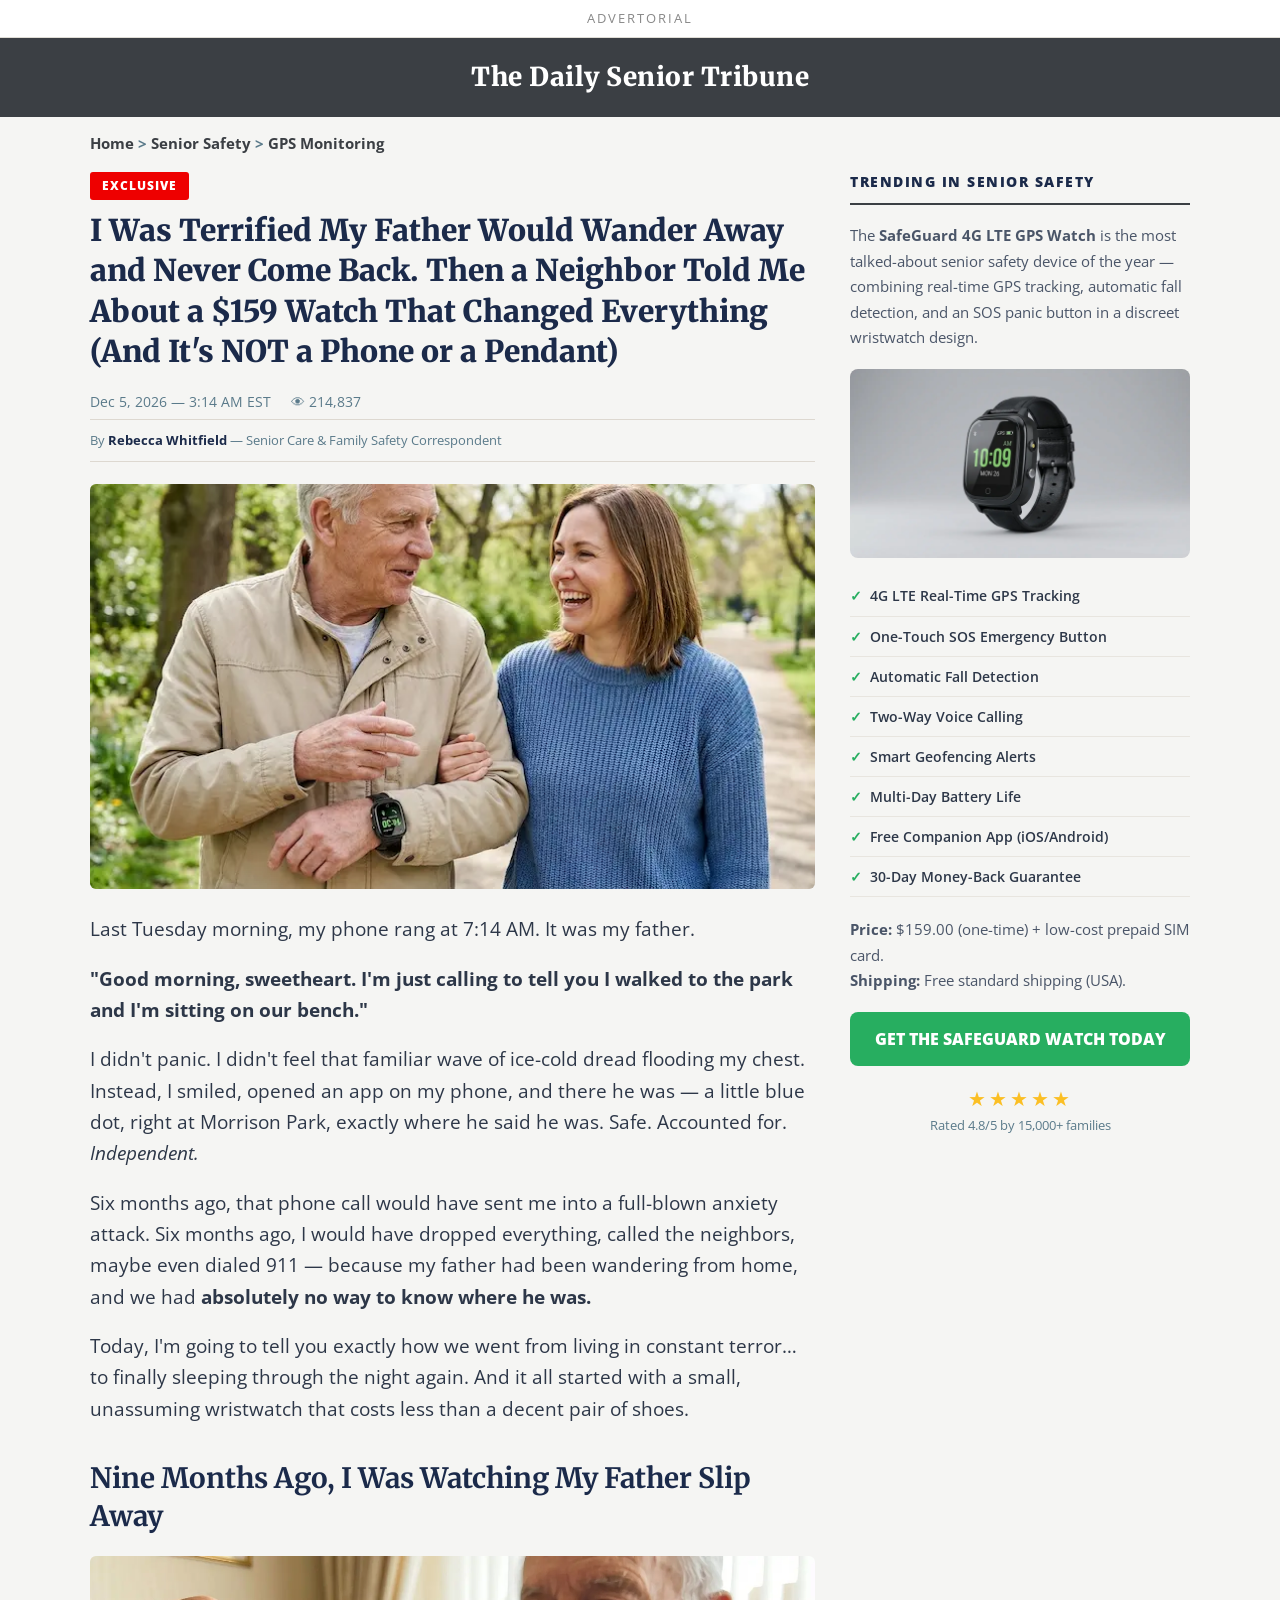
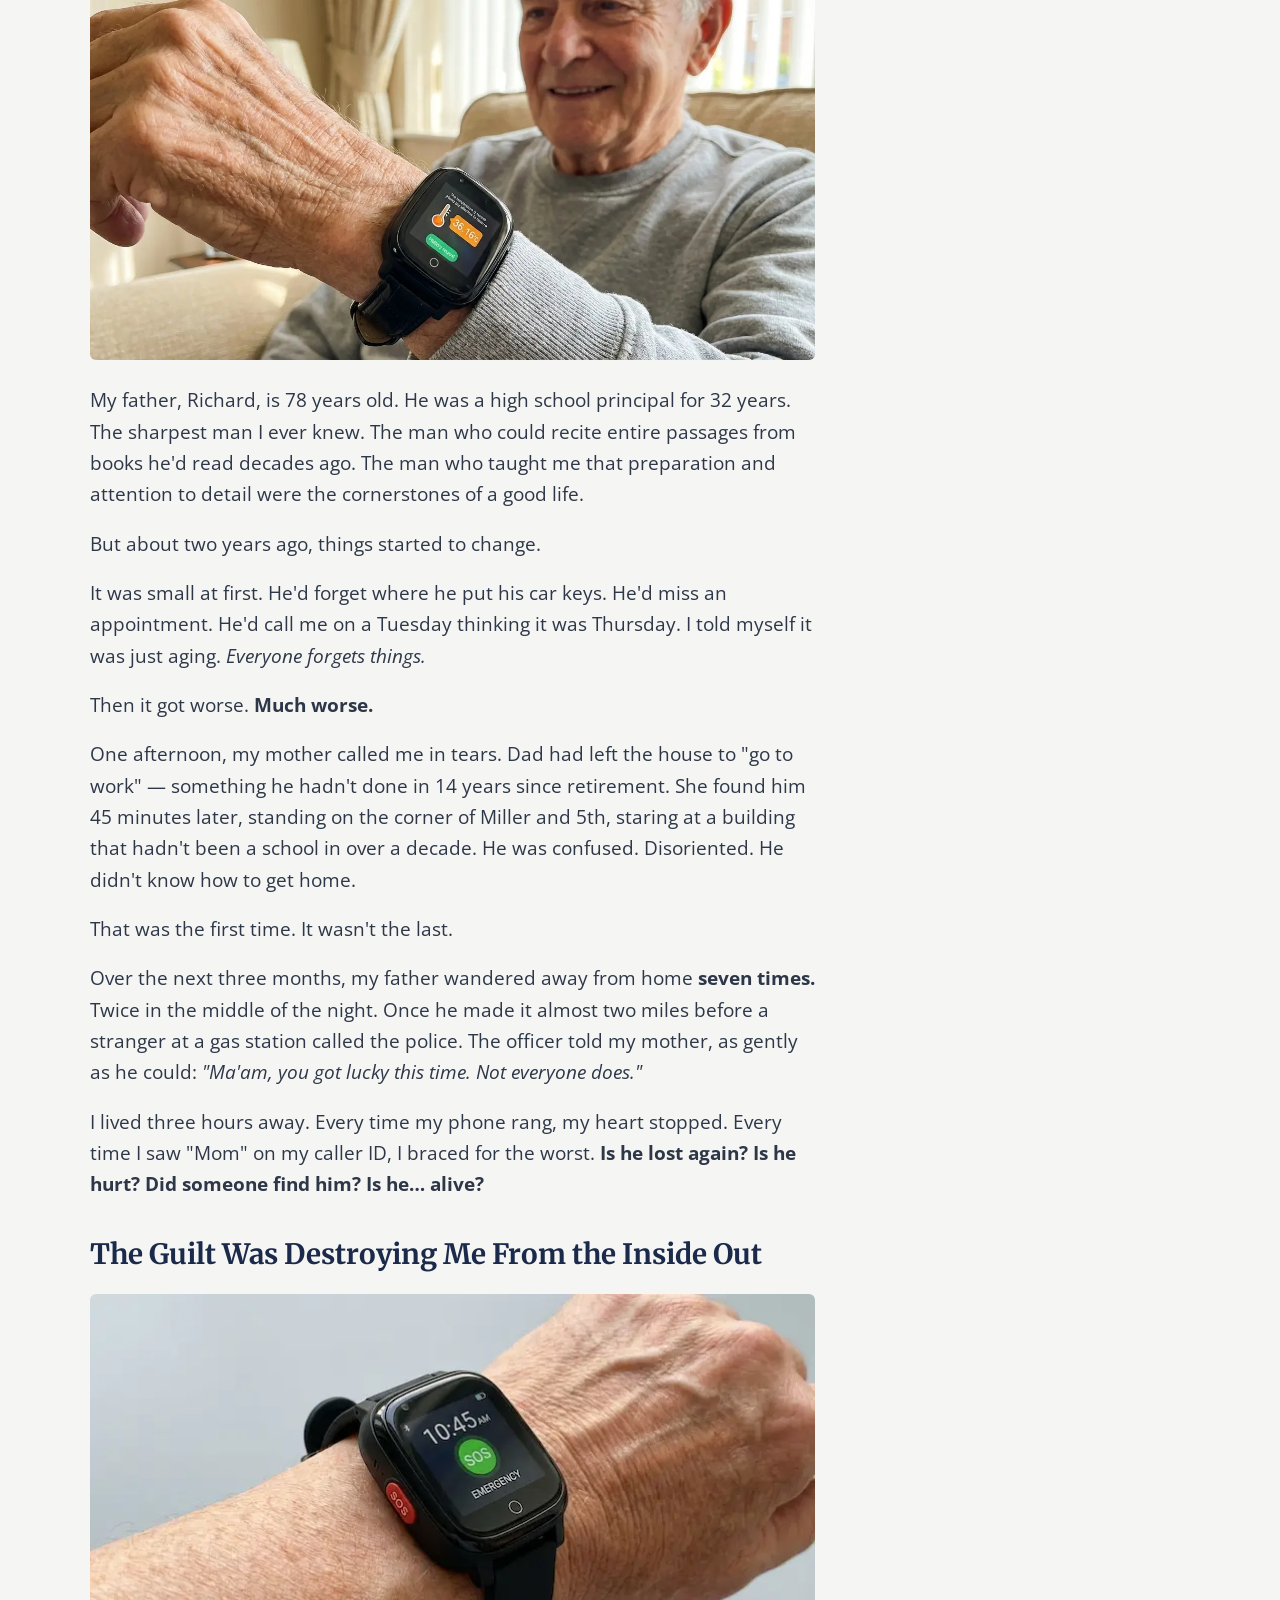
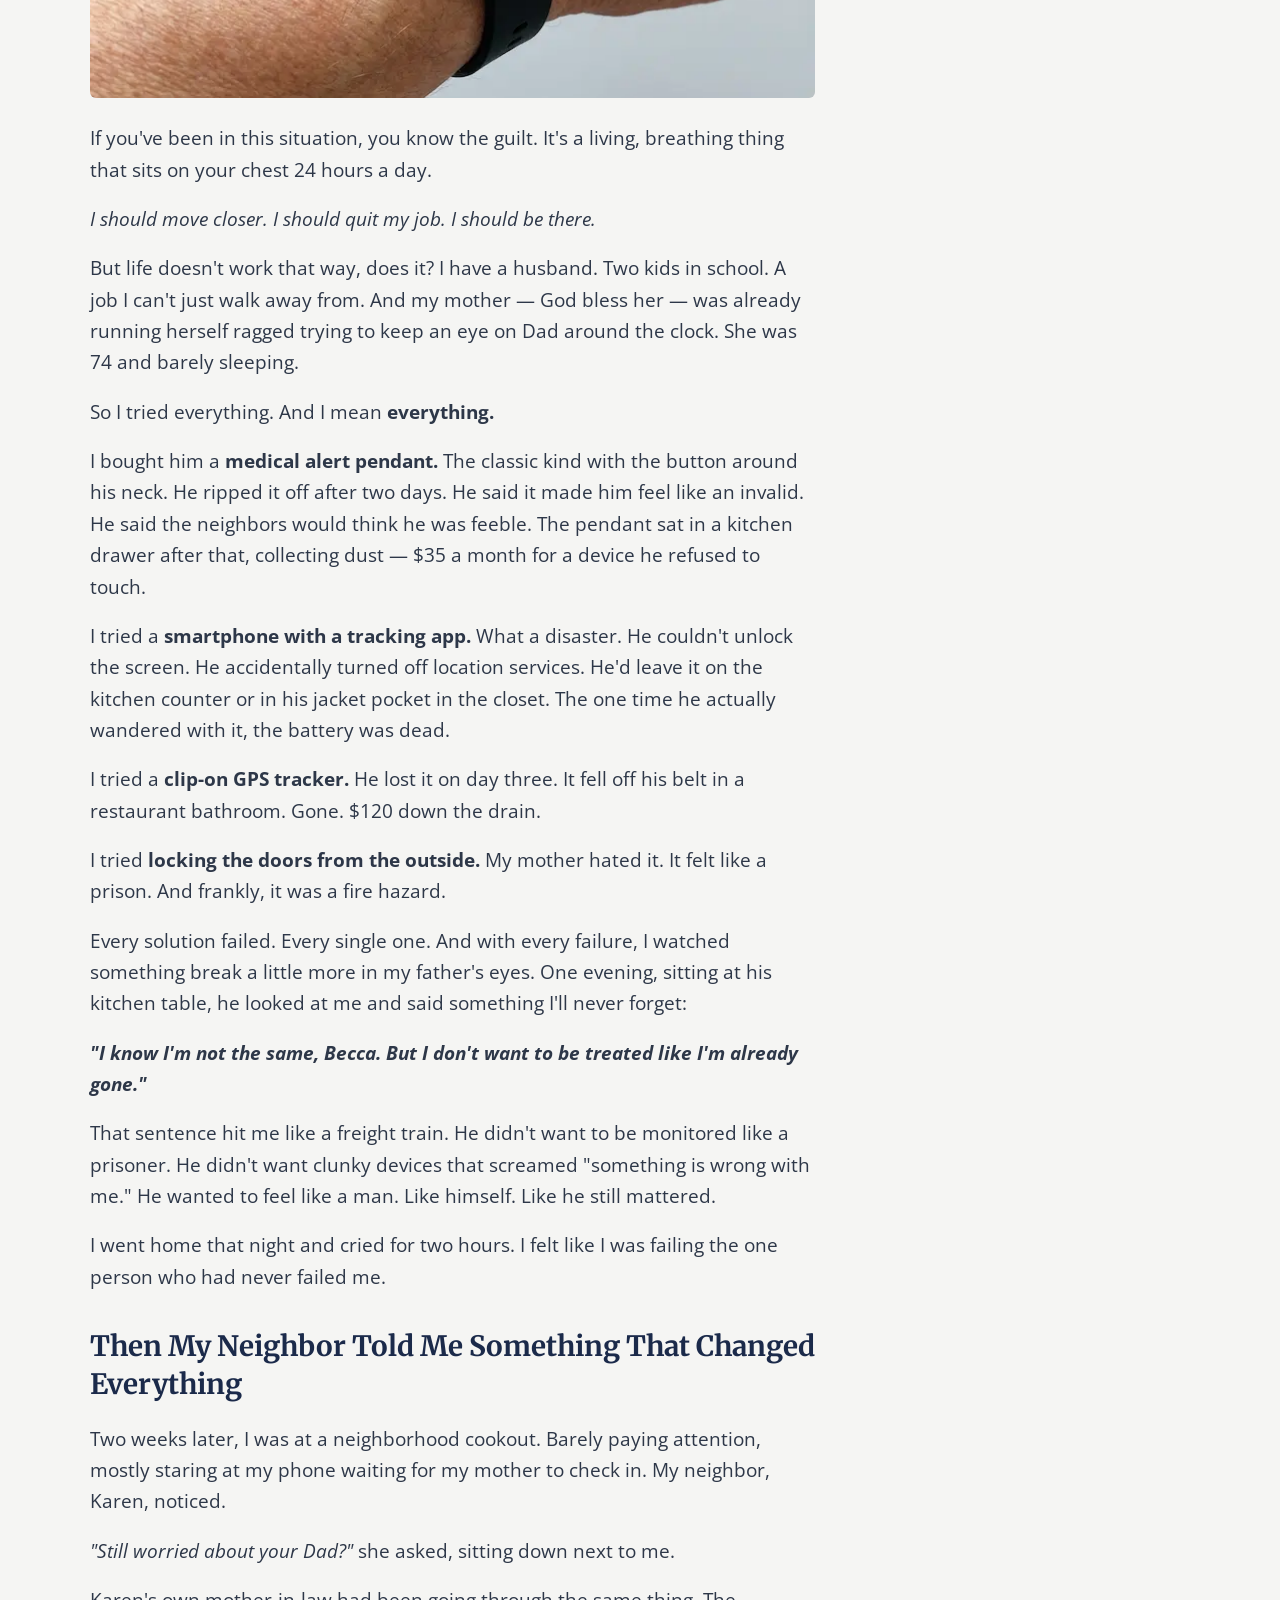
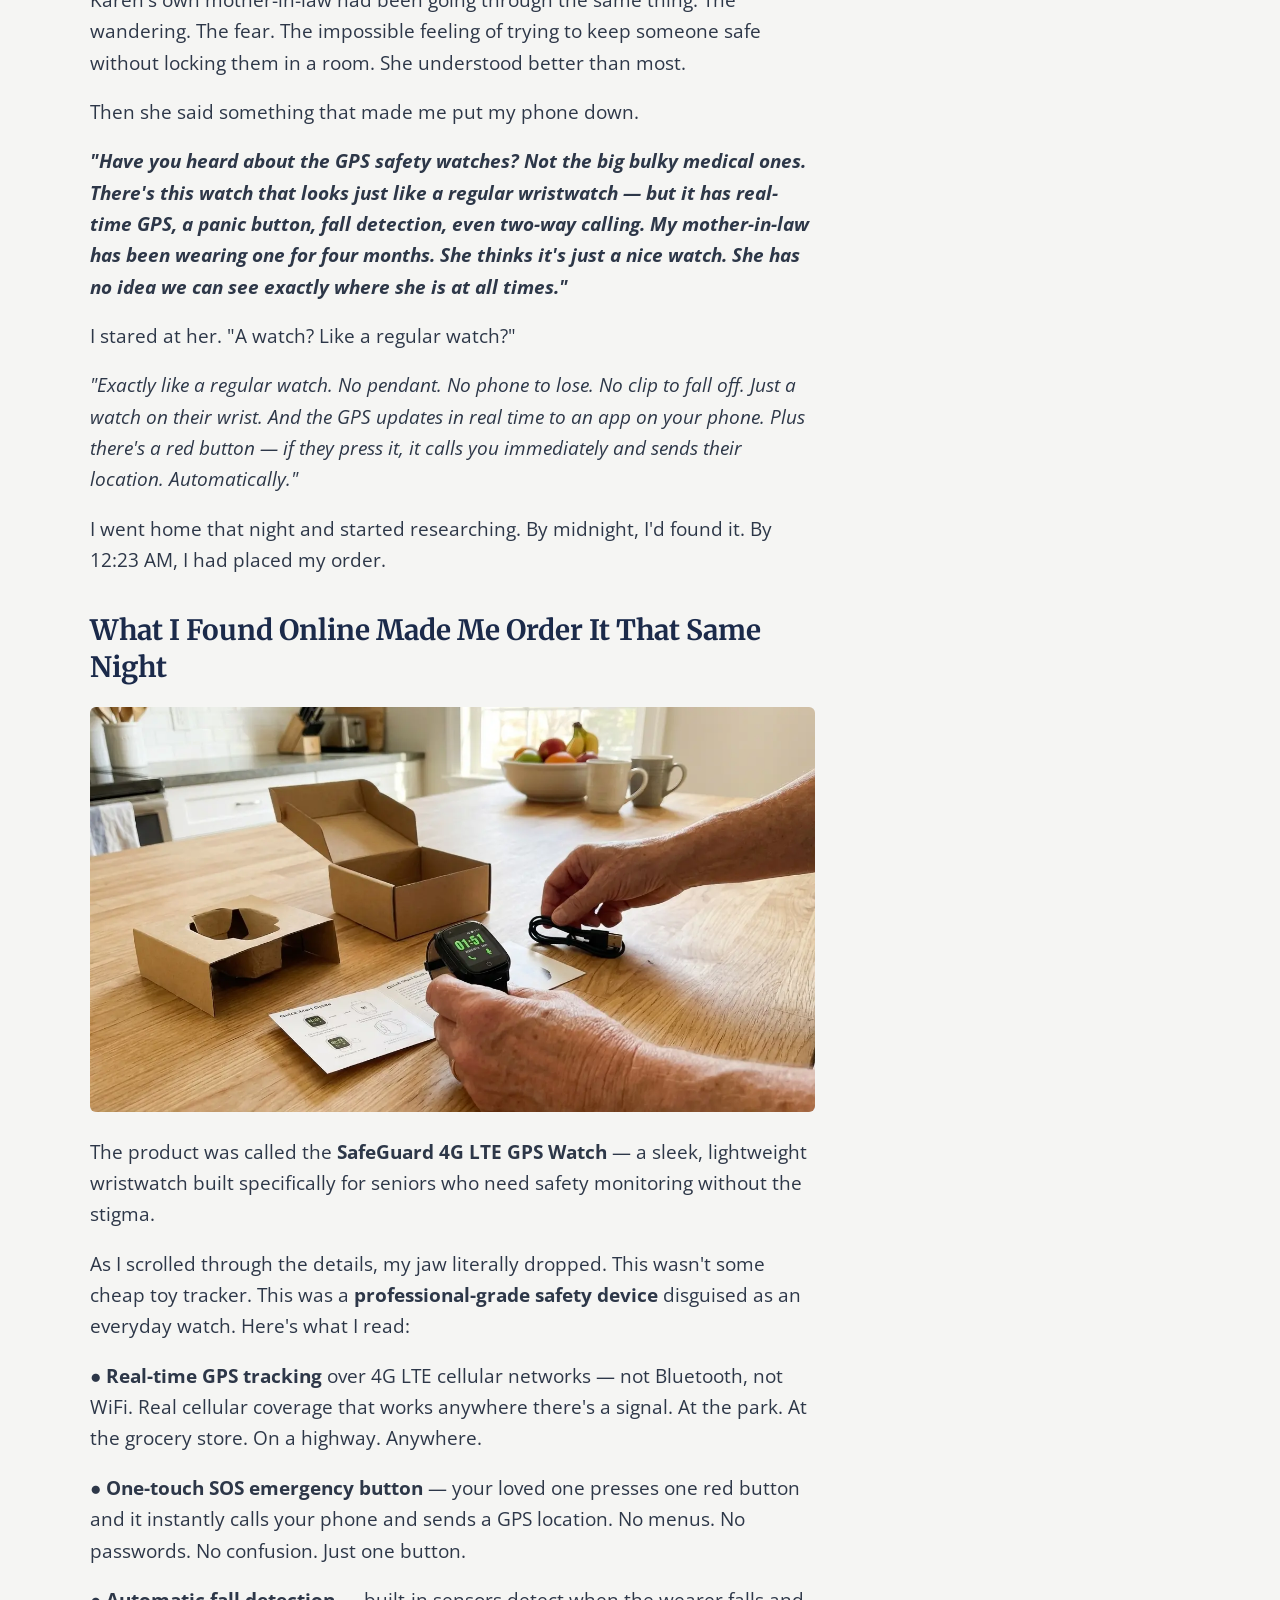
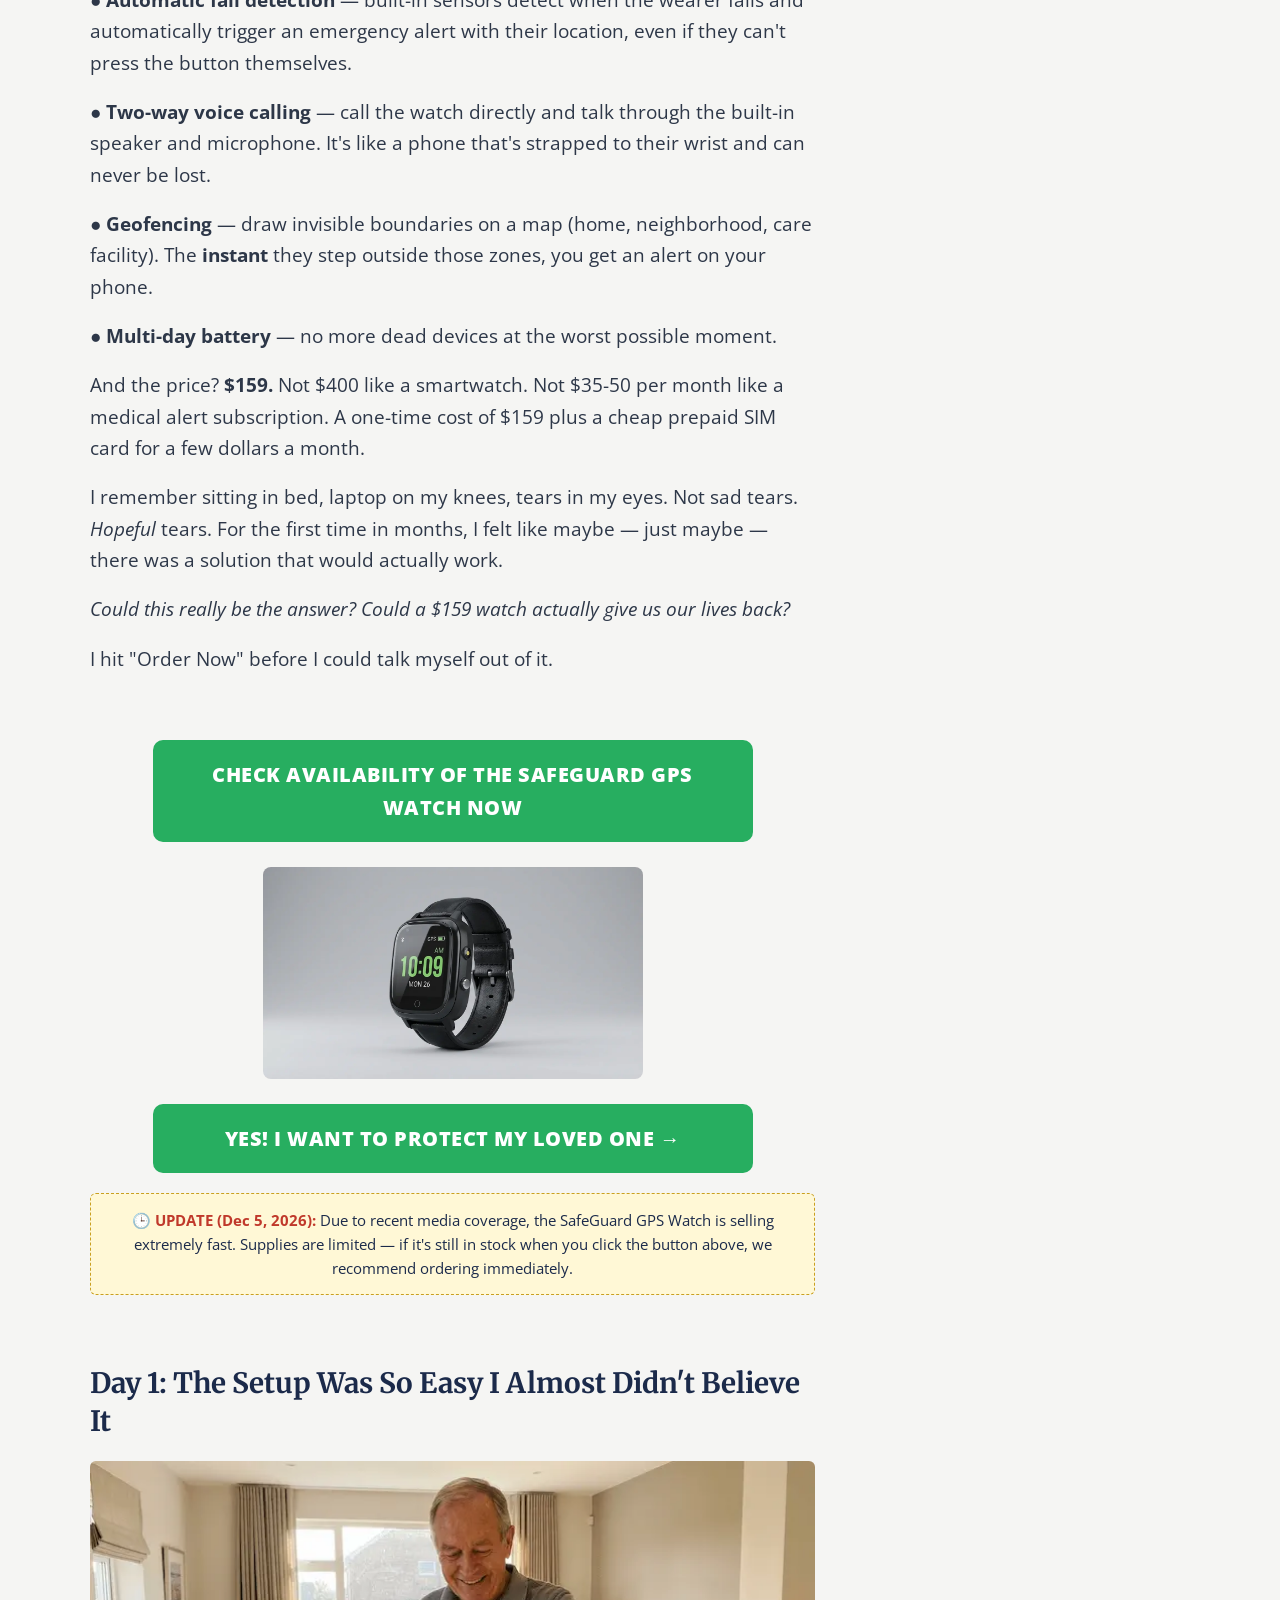
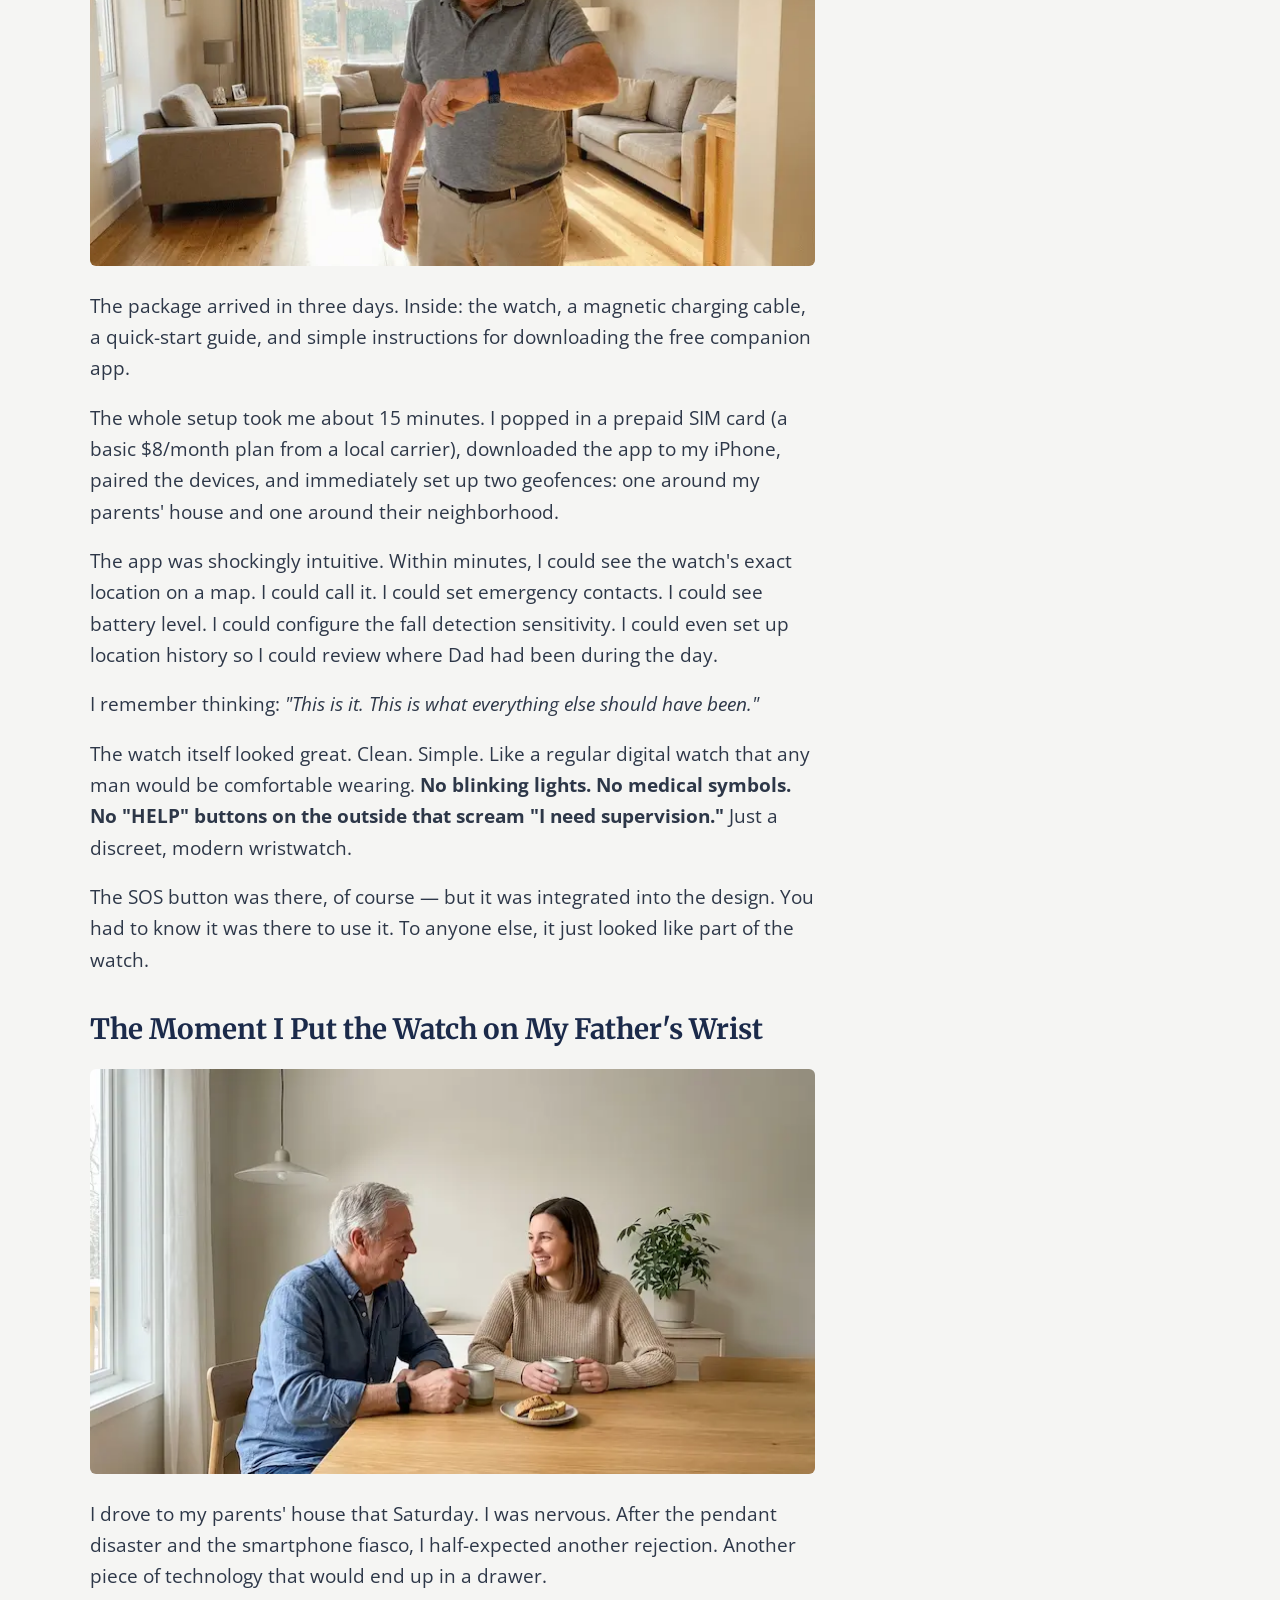
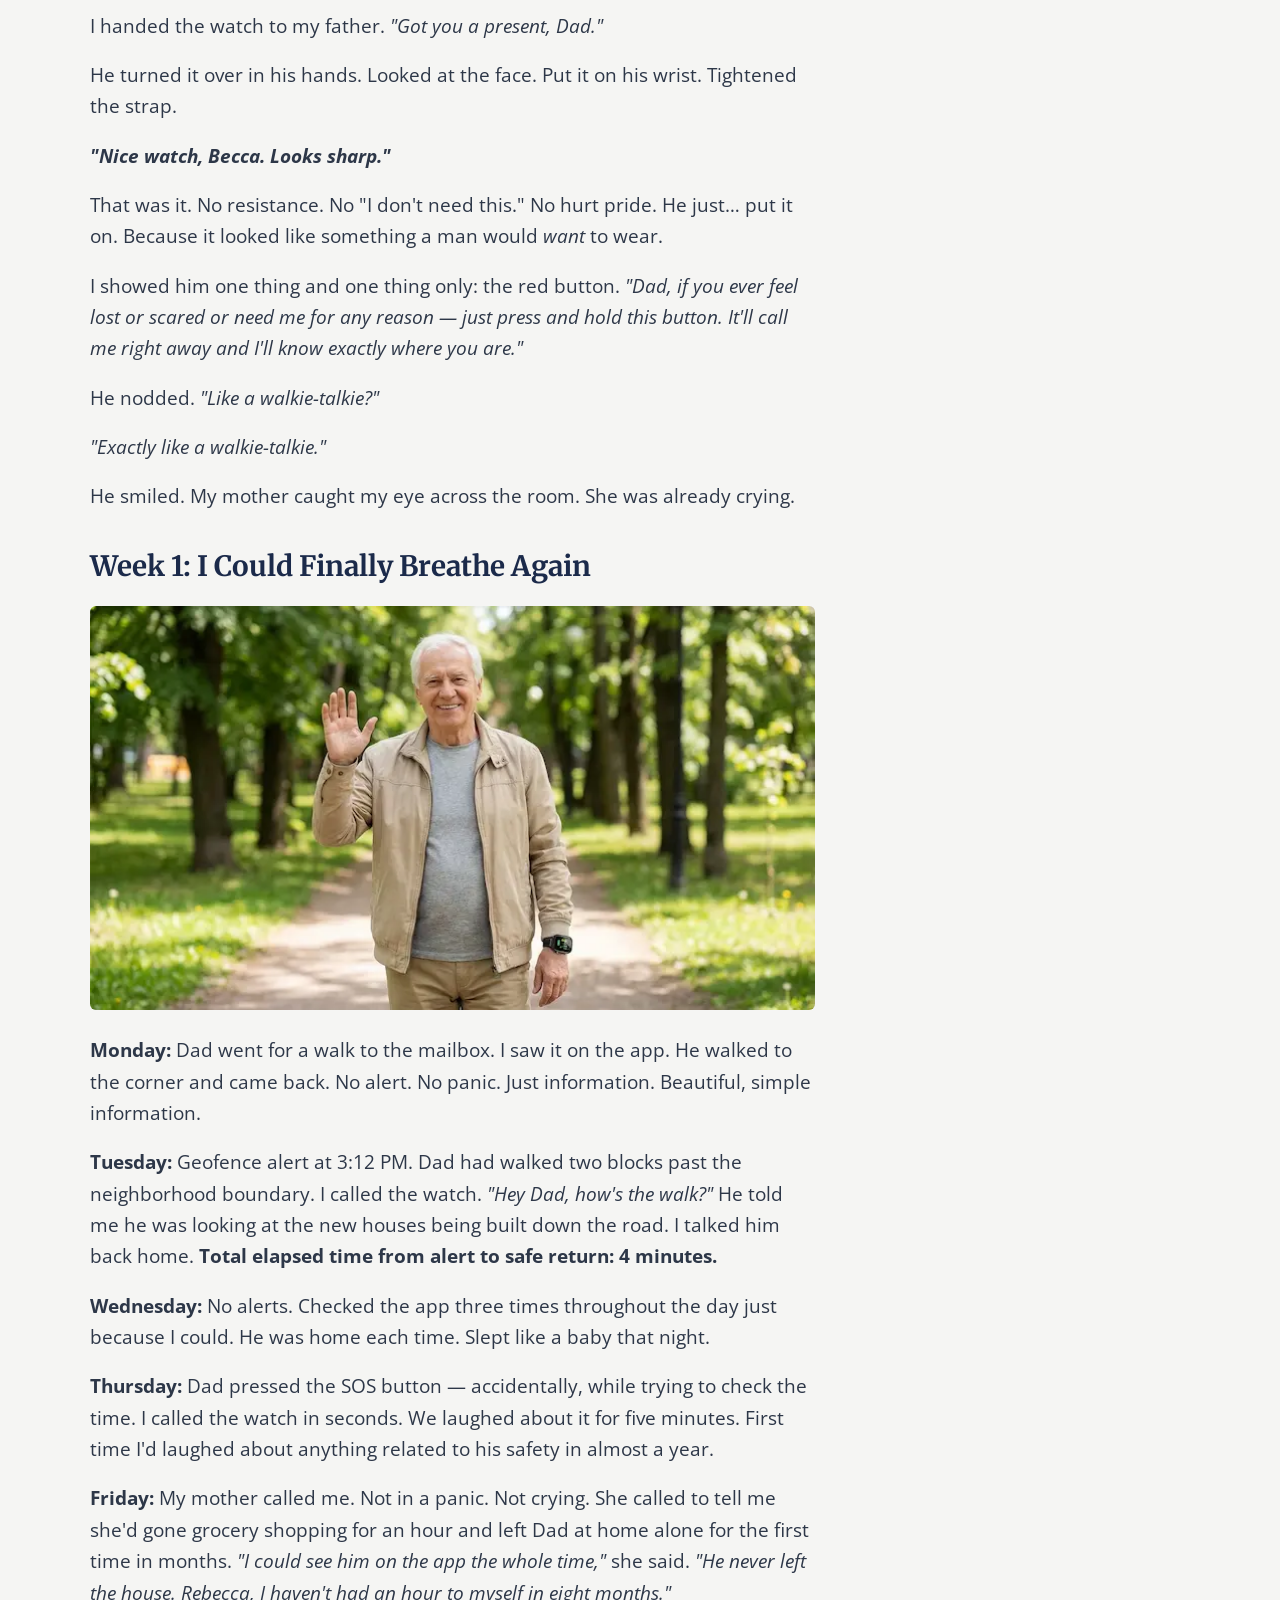
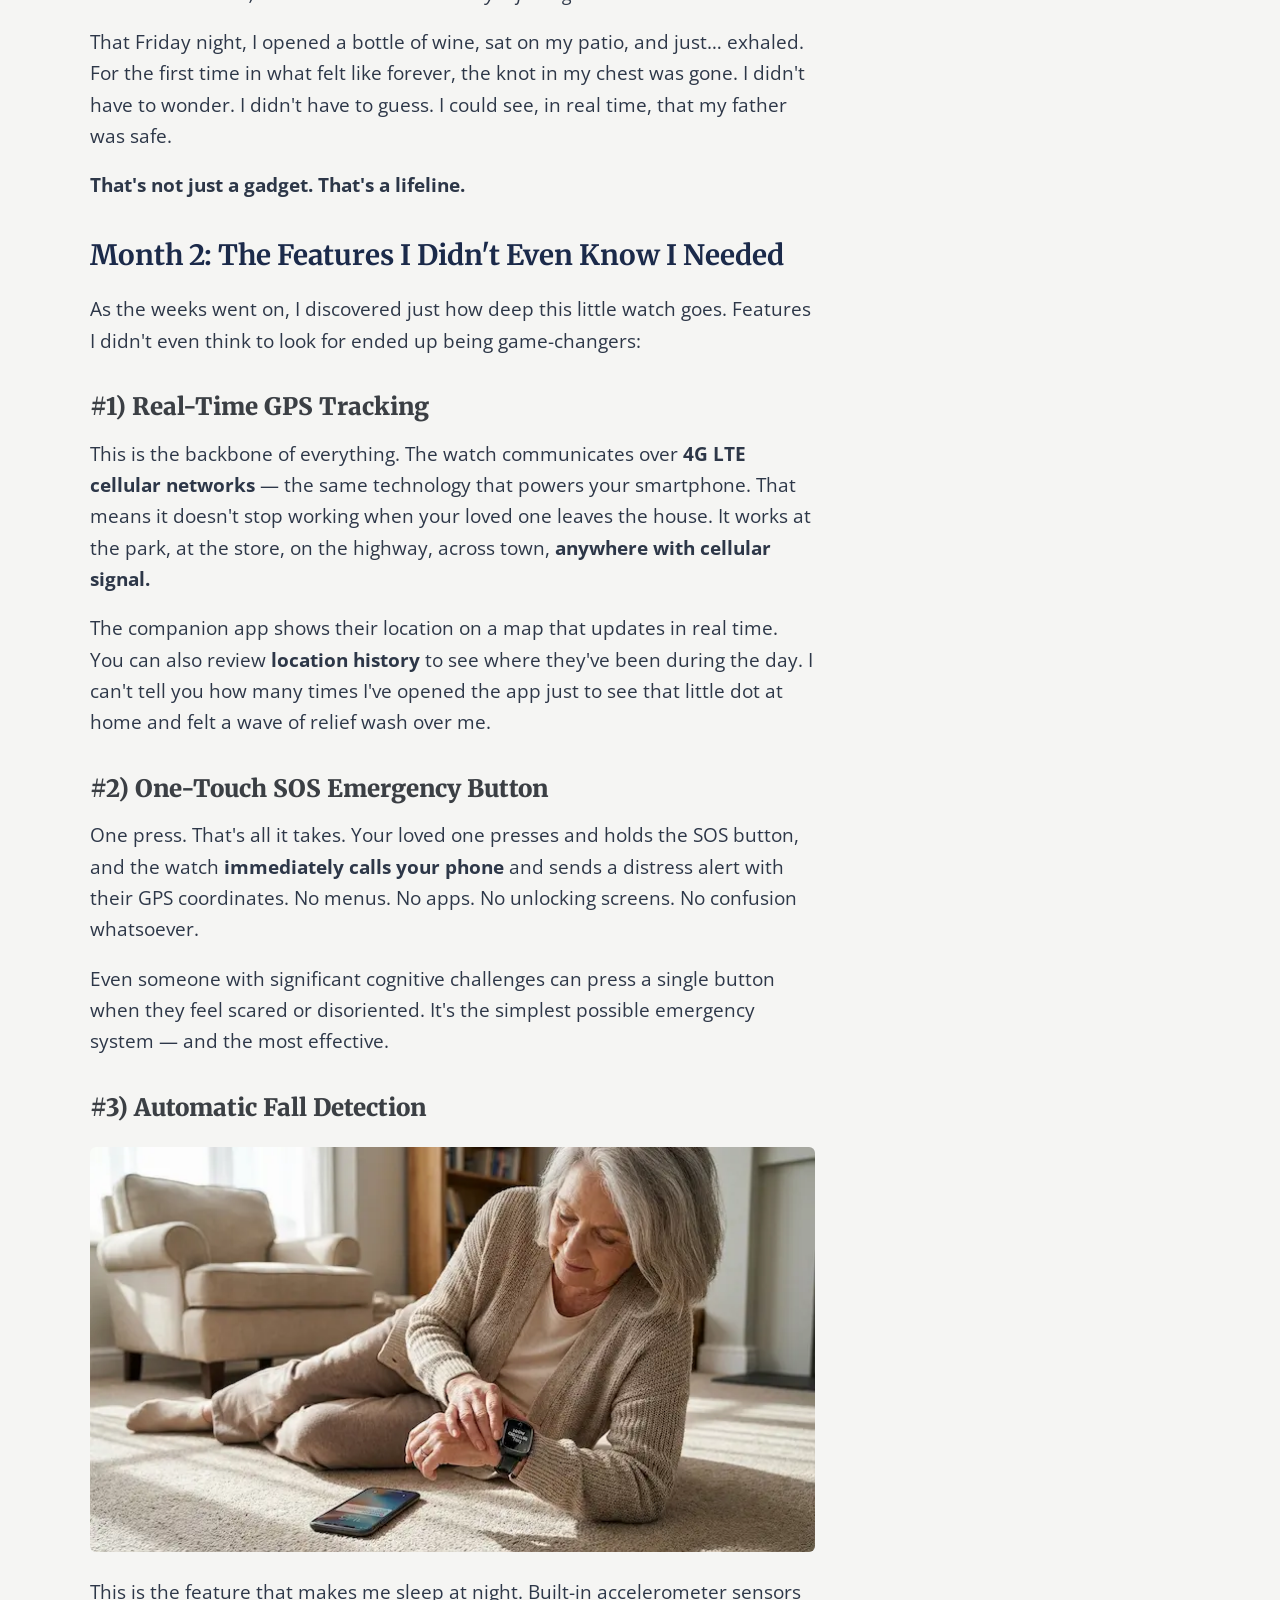
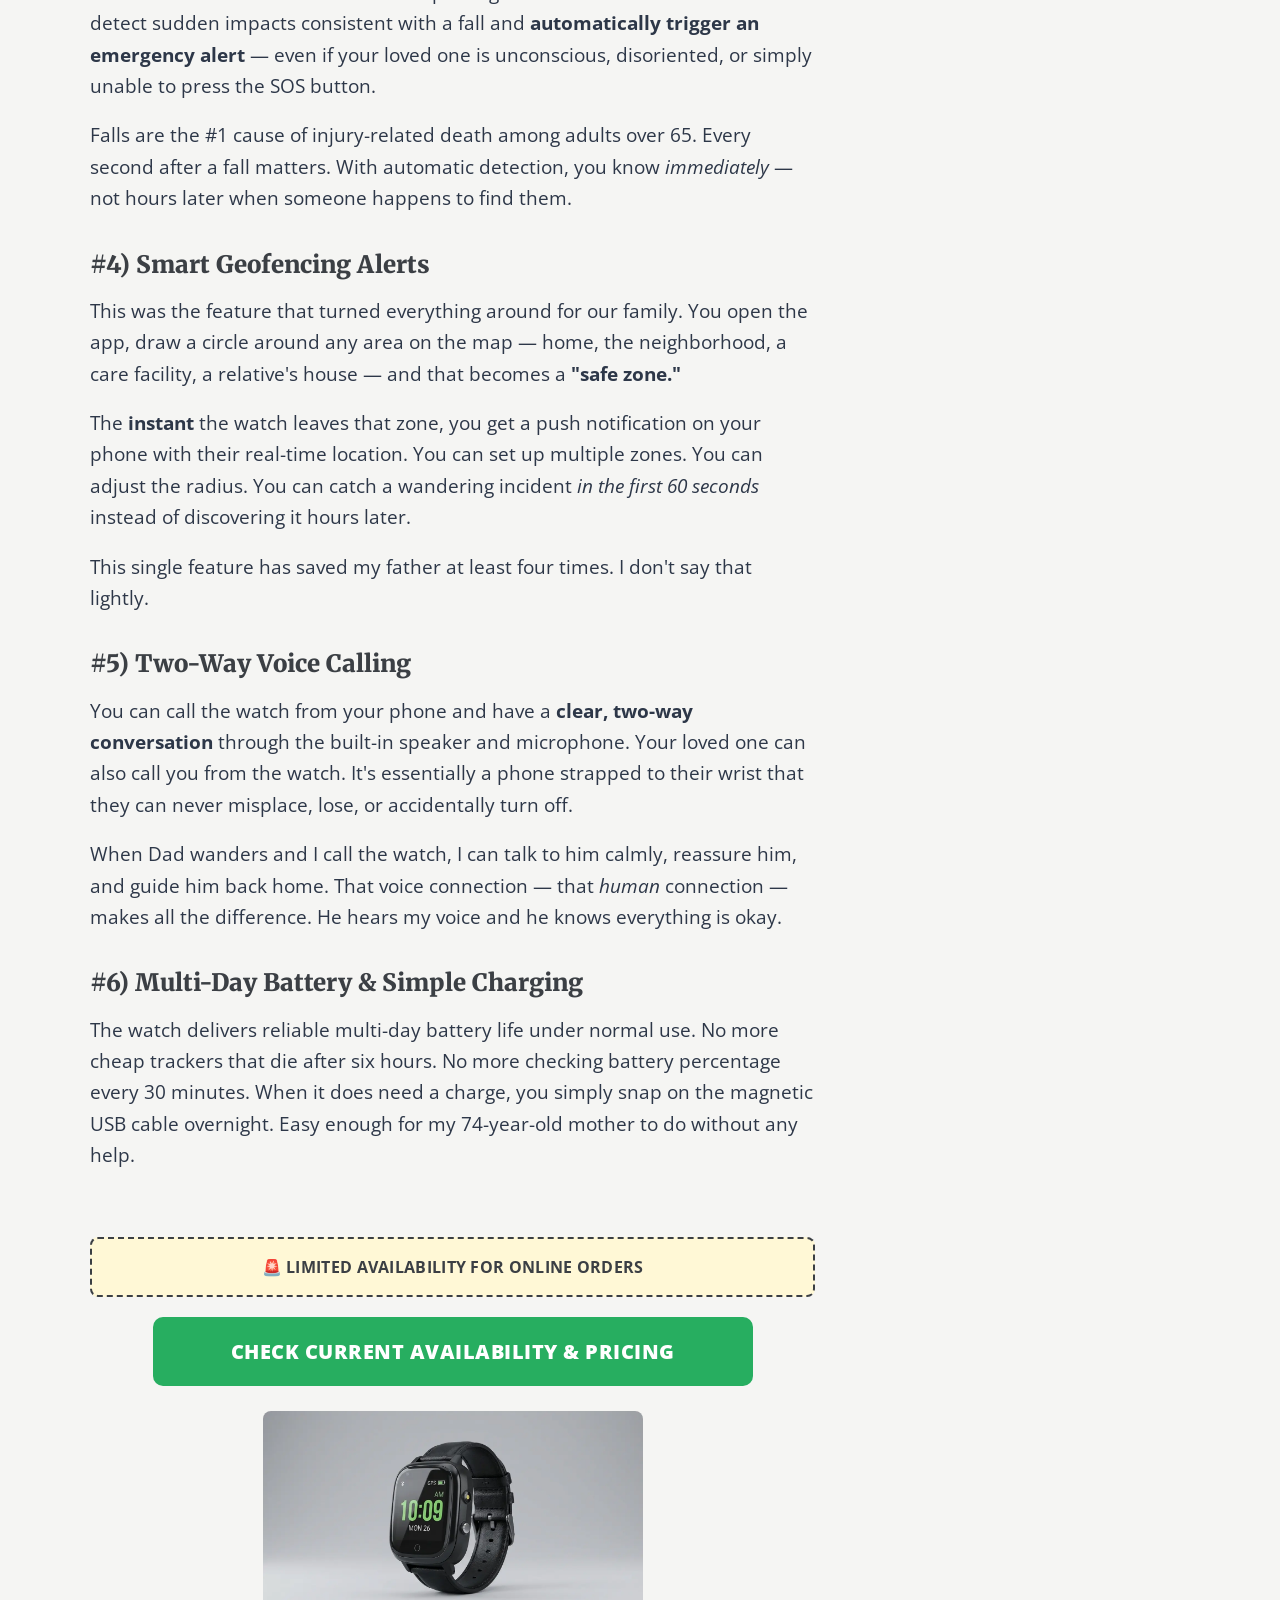
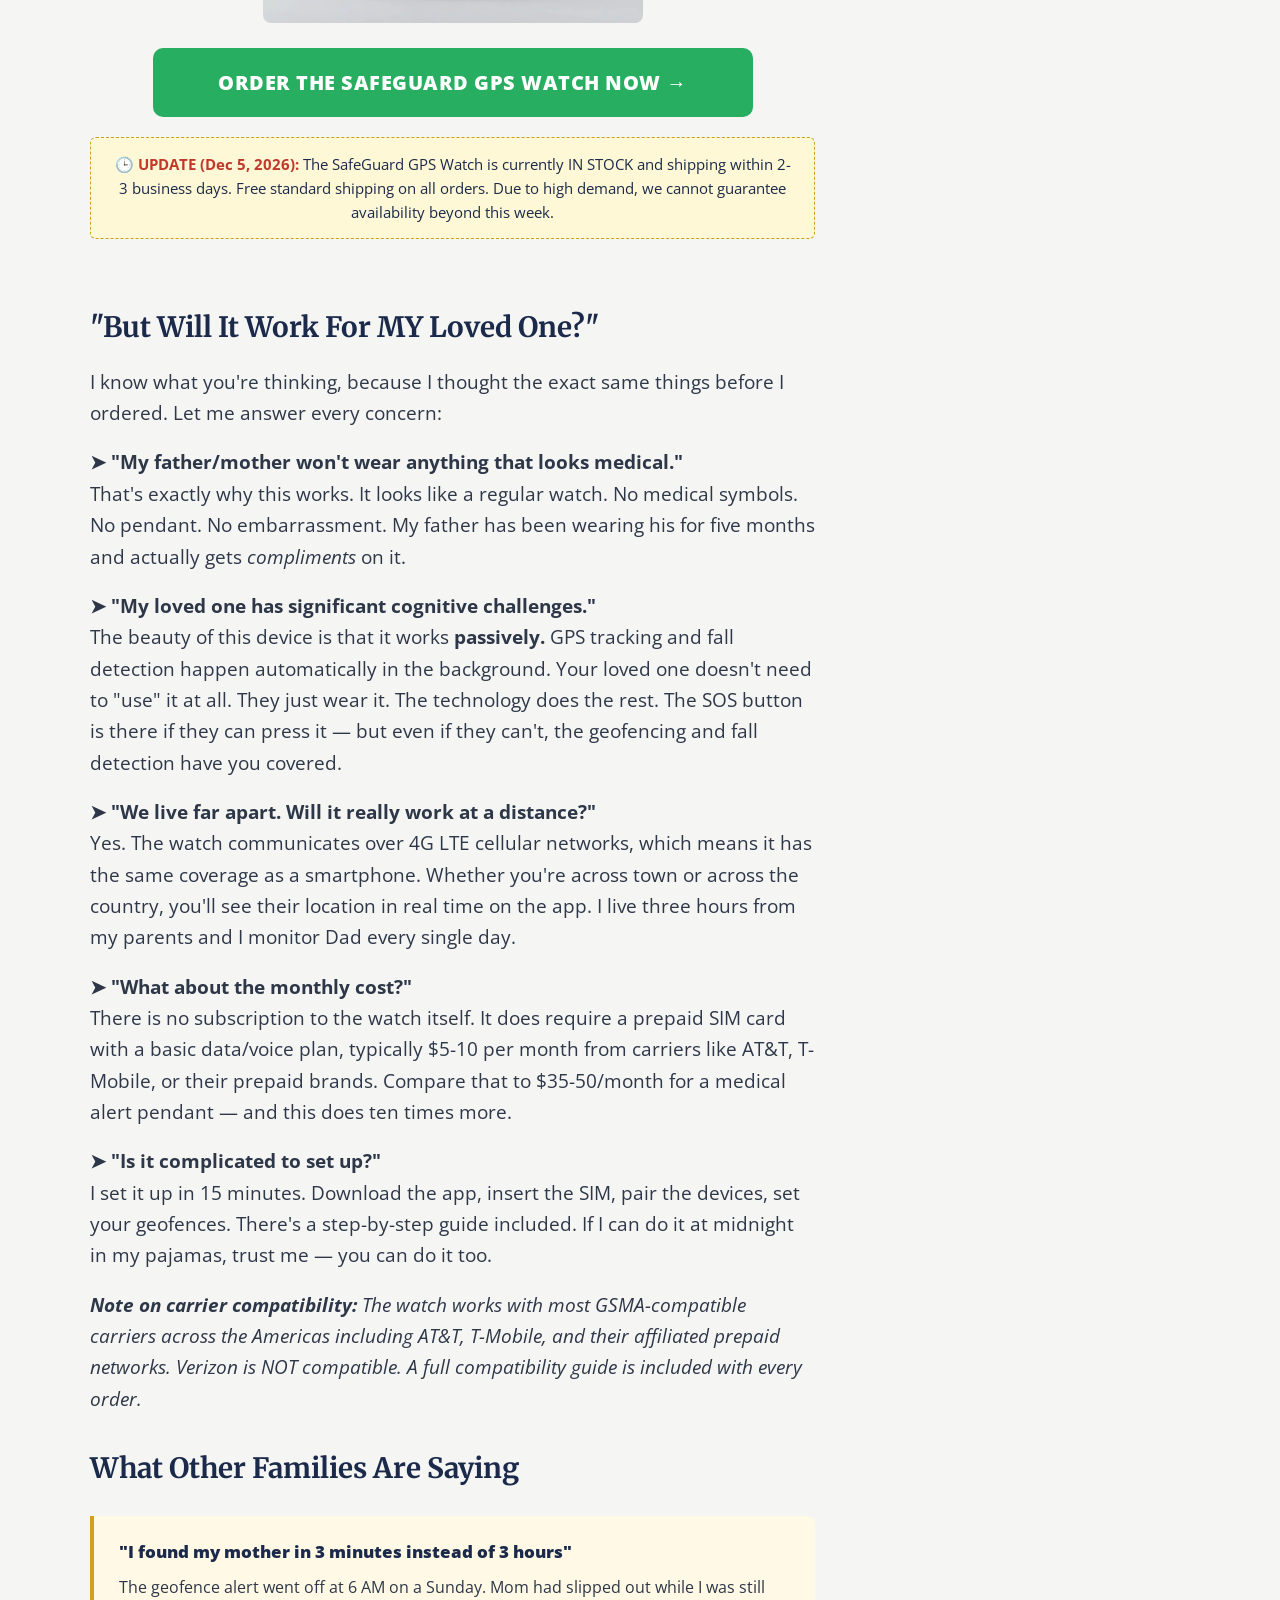
<file: watch/index.html>
<!DOCTYPE html>
<html lang="en">
<head>
    <meta charset="UTF-8">
    <meta name="viewport" content="width=device-width, initial-scale=1.0">
    <link rel="preconnect" href="https://fonts.googleapis.com">
    <link rel="preconnect" href="https://fonts.gstatic.com" crossorigin>
    <link href="https://fonts.googleapis.com/css2?family=Merriweather:wght@400;700;900&family=Open+Sans:wght@400;500;600;700;800&display=swap" rel="stylesheet">

    <title>Senior Safety Today - How One Family Solved Their Biggest Fear</title>
    <meta name="description" content="A daughter shares how a simple GPS wristwatch gave her family peace of mind after her father started wandering from home.">

    <script type="application/ld+json">
    {
        "@context": "https://schema.org",
        "@type": "Article",
        "headline": "I Was Terrified My Father Would Wander Away And Never Come Back. Then I Found a $159 Watch That Changed Everything.",
        "author": { "@type": "Person", "name": "Rebecca Whitfield" },
        "datePublished": "2025-06-15",
        "image": "img/01%20(1).webp"
    }
    </script>

    <style>
        :root {
            --bg-body: #f5f5f3;
            --bg-white: #ffffff;
            --text-dark: #1b2a4a;
            --text-body: #2d3748;
            --text-secondary: #4a5568;
            --text-muted: #5a7a8a;
            --header-bg: #3B3F44;
            --accent-red: #e00;
            --accent-red-dark: #c0392b;
            --cta-green: #27ae60;
            --cta-green-hover: #219a52;
            --highlight-bg: #fff9e6;
            --highlight-border: #d4a017;
            --update-bg: #fff8d6;
            --update-border: #c9a020;
            --font-serif: "Merriweather", Georgia, "Times New Roman", serif;
            --font-sans: "Open Sans", Arial, Helvetica, sans-serif;
            --max-w: 1140px;
        }

        *, *::before, *::after { margin: 0; padding: 0; box-sizing: border-box; }

        body {
            font-family: var(--font-sans);
            background: var(--bg-body);
            color: var(--text-dark);
            line-height: 1.65;
            font-size: 17px;
            overflow-x: hidden;
            -webkit-font-smoothing: antialiased;
        }

        img { max-width: 100%; height: auto; display: block; }
        a { text-decoration: none; color: inherit; }

        /* ===== ADVERTORIAL BAR ===== */
        .advertorial-bar {
            background: var(--bg-white);
            text-align: center;
            padding: 8px 15px;
            font-size: 13px;
            color: #888;
            letter-spacing: 2px;
            text-transform: uppercase;
            border-bottom: 1px solid #e0ddd6;
        }

        /* ===== HEADER / MASTHEAD ===== */
        .masthead {
            background: var(--header-bg);
            padding: 18px 20px;
            text-align: center;
        }
        .masthead h1 {
            font-family: var(--font-serif);
            font-size: 26px;
            font-weight: 900;
            color: #fff;
            margin: 0;
            letter-spacing: 0.5px;
        }

        /* ===== BREADCRUMB ===== */
        .breadcrumb {
            max-width: var(--max-w);
            margin: 0 auto;
            padding: 14px 20px;
            font-size: 15px;
            font-weight: 700;
            color: var(--header-bg);
        }
        .breadcrumb span { color: var(--text-muted); }

        /* ===== MAIN LAYOUT ===== */
        .page-wrapper {
            max-width: var(--max-w);
            margin: 0 auto;
            padding: 0 20px 40px;
            display: grid;
            grid-template-columns: 1fr 340px;
            gap: 35px;
        }
        .main-content { min-width: 0; }

        /* ===== ARTICLE HEADLINE ===== */
        .article-headline {
            margin-bottom: 18px;
        }
        .headline-badge {
            display: inline-block;
            background: var(--accent-red);
            color: #fff;
            font-size: 12px;
            font-weight: 800;
            padding: 4px 12px;
            border-radius: 3px;
            letter-spacing: 1px;
            text-transform: uppercase;
            margin-bottom: 10px;
        }
        .article-headline h2 {
            font-family: var(--font-serif);
            font-size: 30px;
            font-weight: 900;
            line-height: 1.35;
            color: var(--text-dark);
        }

        /* ===== META ROW ===== */
        .meta-row {
            display: flex;
            align-items: center;
            gap: 20px;
            font-size: 14px;
            color: var(--text-muted);
            margin-bottom: 6px;
            flex-wrap: wrap;
        }
        .meta-views { display: flex; align-items: center; gap: 5px; }

        /* ===== AUTHOR ROW ===== */
        .author-row {
            border-top: 1px solid #ddd8d0;
            border-bottom: 1px solid #ddd8d0;
            padding: 10px 0;
            margin-bottom: 22px;
            font-size: 13px;
            color: var(--text-muted);
        }
        .author-row strong {
            color: var(--text-dark);
            font-weight: 700;
        }

        /* ===== STORY TEXT ===== */
        .story-text {
            font-size: 19px;
            line-height: 1.65;
            color: var(--text-body);
            margin-bottom: 25px;
        }
        .story-text p {
            margin-bottom: 18px;
        }

        /* ===== SECTION TITLES ===== */
        .section-heading {
            font-family: var(--font-serif);
            font-size: 28px;
            font-weight: 700;
            color: var(--text-dark);
            line-height: 1.35;
            margin: 35px 0 20px;
        }

        /* ===== ARTICLE IMAGES ===== */
        .article-img {
            width: 100%;
            border-radius: 6px;
            margin: 20px 0 25px;
        }

        /* ===== IMAGE PLACEHOLDER ===== */
        .img-placeholder {
            background: #ffffff;
            border: 2px dashed #ccc;
            border-radius: 8px;
            padding: 40px 30px;
            text-align: center;
            margin: 20px 0 25px;
        }
        .img-placeholder .ph-icon {
            font-size: 36px;
            margin-bottom: 10px;
            opacity: 0.5;
        }
        .img-placeholder .ph-label {
            font-size: 11px;
            font-weight: 700;
            text-transform: uppercase;
            letter-spacing: 1.5px;
            color: #999;
            margin-bottom: 6px;
        }
        .img-placeholder .ph-desc {
            font-size: 14px;
            color: #555;
            line-height: 1.6;
            max-width: 500px;
            margin: 0 auto;
        }
        .img-placeholder-sm {
            padding: 25px 20px;
        }
        .img-placeholder-sm .ph-icon { font-size: 28px; }

        /* ===== FEATURE NUMBER LIST ===== */
        .feature-number {
            font-family: var(--font-serif);
            font-size: 24px;
            font-weight: 900;
            color: var(--header-bg);
            margin: 30px 0 12px;
        }

        /* ===== HIGHLIGHT / TESTIMONIAL BOX ===== */
        .highlight-box {
            background: var(--highlight-bg);
            border-left: 4px solid var(--highlight-border);
            padding: 22px 25px;
            margin: 28px 0;
            border-radius: 0 8px 8px 0;
        }
        .highlight-box .hb-title {
            font-size: 17px;
            font-weight: 800;
            color: var(--text-dark);
            margin-bottom: 8px;
        }
        .highlight-box p {
            font-size: 16px;
            line-height: 1.7;
            color: var(--text-body);
            margin-bottom: 8px;
        }
        .highlight-box .hb-author {
            font-size: 13px;
            color: var(--text-muted);
            font-style: italic;
        }
        .highlight-box .verified {
            color: var(--cta-green);
            font-weight: 700;
            font-style: normal;
        }

        /* ===== CTA BLOCK ===== */
        .cta-block {
            text-align: center;
            padding: 35px 0;
            margin: 30px 0;
        }
        .cta-btn {
            display: inline-block;
            background: var(--cta-green);
            color: #fff;
            padding: 18px 36px;
            border-radius: 10px;
            font-size: 20px;
            font-weight: 800;
            text-transform: uppercase;
            letter-spacing: 0.5px;
            cursor: pointer;
            border: none;
            text-align: center;
            transition: background 0.2s;
            max-width: 600px;
            width: 100%;
            animation: pulseGlow 2s infinite;
        }
        .cta-btn:hover { background: var(--cta-green-hover); }

        @keyframes pulseGlow {
            0% { box-shadow: 0 0 5px rgba(39,174,96,0.4); }
            50% { box-shadow: 0 0 25px rgba(39,174,96,0.6); }
            100% { box-shadow: 0 0 5px rgba(39,174,96,0.4); }
        }

        .cta-product-img {
            max-width: 380px;
            margin: 25px auto;
            border-radius: 8px;
        }

        /* ===== UPDATE / SCARCITY BOX ===== */
        .update-box {
            background: var(--update-bg);
            border: 1px dashed var(--update-border);
            padding: 14px 20px;
            border-radius: 6px;
            text-align: center;
            font-size: 15px;
            color: var(--text-dark);
            margin-top: 20px;
            line-height: 1.6;
        }
        .update-box strong { color: var(--accent-red-dark); }

        /* ===== URGENCY BOX ===== */
        .urgency-box {
            border: 2px dashed var(--header-bg);
            background: var(--update-bg);
            padding: 15px 22px;
            text-align: center;
            border-radius: 8px;
            margin-bottom: 20px;
            font-size: 16px;
            font-weight: 700;
            color: var(--header-bg);
            letter-spacing: 0.3px;
        }

        /* ===== STOCK NOTE ===== */
        .stock-note {
            background: #e8f5e9;
            border: 1px solid #a5d6a7;
            padding: 12px 18px;
            border-radius: 6px;
            text-align: center;
            font-size: 14px;
            color: #2e7d32;
            font-weight: 600;
            margin-top: 15px;
        }

        /* ===== COMMENTS SECTION ===== */
        .comments-section {
            margin-top: 40px;
            border-top: 2px solid #ddd8d0;
            padding-top: 25px;
        }
        .comments-header {
            font-family: var(--font-serif);
            font-size: 22px;
            font-weight: 700;
            color: var(--text-dark);
            margin-bottom: 15px;
        }
        .comments-disabled {
            background: #f5f3ee;
            padding: 12px 18px;
            border-radius: 6px;
            font-size: 14px;
            color: var(--text-muted);
            margin-bottom: 22px;
            text-align: center;
        }
        .comment {
            display: flex;
            gap: 14px;
            margin-bottom: 22px;
        }
        .comment-avatar {
            width: 42px;
            height: 42px;
            border-radius: 50%;
            display: flex;
            align-items: center;
            justify-content: center;
            color: #fff;
            font-weight: 800;
            font-size: 16px;
            flex-shrink: 0;
        }
        .comment-body { flex: 1; min-width: 0; }
        .comment-name {
            font-weight: 700;
            font-size: 15px;
            color: #3b5998;
        }
        .comment-time {
            font-size: 12px;
            color: #999;
            margin-left: 8px;
        }
        .comment-text {
            font-size: 15px;
            line-height: 1.6;
            color: var(--text-body);
            margin-top: 4px;
        }
        .comment-actions {
            margin-top: 6px;
            font-size: 13px;
            color: #999;
            display: flex;
            gap: 15px;
        }
        .comment-actions span { cursor: pointer; }
        .comment-actions .like-count { color: #3b5998; font-weight: 600; }
        .comment-reply {
            margin-left: 56px;
            margin-top: 14px;
        }

        /* ===== SIDEBAR ===== */
        .sidebar {
            position: sticky;
            top: 20px;
            align-self: start;
        }
        .sidebar-header {
            font-size: 14px;
            font-weight: 800;
            text-transform: uppercase;
            letter-spacing: 1.5px;
            color: var(--text-dark);
            padding-bottom: 10px;
            border-bottom: 2px solid var(--header-bg);
            margin-bottom: 18px;
        }
        .sidebar-text {
            font-size: 15px;
            line-height: 1.7;
            color: var(--text-secondary);
            margin-bottom: 18px;
        }
        .sidebar-img {
            width: 100%;
            border-radius: 8px;
            margin-bottom: 18px;
        }
        .sidebar-features {
            list-style: none;
            padding: 0;
            margin-bottom: 20px;
        }
        .sidebar-features li {
            padding: 8px 0;
            border-bottom: 1px solid #e8e5df;
            font-size: 14px;
            color: var(--text-body);
            font-weight: 600;
        }
        .sidebar-features li::before {
            content: '\2713';
            color: var(--cta-green);
            font-weight: 800;
            margin-right: 8px;
        }
        .sidebar-cta {
            display: block;
            background: var(--cta-green);
            color: #fff;
            padding: 14px 20px;
            border-radius: 8px;
            font-size: 16px;
            font-weight: 800;
            text-align: center;
            text-transform: uppercase;
            animation: pulseGlow 2s infinite;
        }
        .sidebar-cta:hover { background: var(--cta-green-hover); }

        /* ===== FOOTER ===== */
        .footer {
            background: var(--bg-white);
            border-top: 1px solid #ddd8d0;
            padding: 30px 20px;
            text-align: center;
            font-size: 13px;
            color: #888;
            line-height: 1.8;
        }
        .footer-disclaimer {
            max-width: 800px;
            margin: 0 auto 20px;
            font-size: 12px;
            color: #999;
            line-height: 1.7;
        }
        .footer-links {
            display: flex;
            justify-content: center;
            gap: 20px;
            margin-bottom: 10px;
            flex-wrap: wrap;
        }
        .footer-links a {
            color: #666;
            text-decoration: underline;
            font-size: 13px;
        }

        /* ===== STICKY BOTTOM BAR ===== */
        .sticky-bottom {
            position: fixed;
            bottom: 0;
            left: 0;
            right: 0;
            background: var(--header-bg);
            padding: 12px 20px;
            text-align: center;
            z-index: 1000;
            display: none;
            box-shadow: 0 -3px 15px rgba(0,0,0,0.2);
        }
        .sticky-bottom.visible { display: block; }
        .sticky-bottom .cta-btn {
            font-size: 17px;
            padding: 14px 30px;
            max-width: 500px;
        }

        /* ===== RESPONSIVE ===== */
        @media (max-width: 900px) {
            .page-wrapper {
                grid-template-columns: 1fr;
                gap: 0;
            }
            .sidebar {
                position: static;
                border-top: 2px solid #ddd8d0;
                padding-top: 30px;
                margin-top: 30px;
            }
            .masthead h1 { font-size: 20px; }
            .article-headline h2 { font-size: 24px; }
            .section-heading { font-size: 23px; }
            .story-text { font-size: 17px; }
            .cta-btn { font-size: 17px; padding: 16px 24px; }
        }

        @media (max-width: 600px) {
            .article-headline h2 { font-size: 21px; }
            .section-heading { font-size: 20px; }
            .story-text { font-size: 16px; }
            .meta-row { font-size: 13px; gap: 10px; }
            .cta-btn { font-size: 16px; padding: 15px 20px; }
            .highlight-box { padding: 16px 18px; }
            .comment-reply { margin-left: 30px; }
        }
    </style>
</head>
<body>

<!-- ===== ADVERTORIAL BAR ===== -->
<div class="advertorial-bar">ADVERTORIAL</div>

<!-- ===== MASTHEAD ===== -->
<header class="masthead">
    <h1>The Daily Senior Tribune</h1>
</header>

<!-- ===== BREADCRUMB ===== -->
<div class="breadcrumb">
    Home <span>&gt;</span> Senior Safety <span>&gt;</span> GPS Monitoring
</div>

<!-- ===== MAIN LAYOUT ===== -->
<div class="page-wrapper">

<!-- ===== MAIN CONTENT COLUMN ===== -->
<article class="main-content">

    <!-- HEADLINE -->
    <div class="article-headline">
        <span class="headline-badge">EXCLUSIVE</span>
        <h2>I Was Terrified My Father Would Wander Away and Never Come Back. Then a Neighbor Told Me About a $159 Watch That Changed Everything (And It's NOT a Phone or a Pendant)</h2>
    </div>

    <!-- META ROW -->
    <div class="meta-row">
        <span class="meta-date"></span>
        <span class="meta-views">&#128065; 214,837</span>
    </div>

    <!-- AUTHOR ROW -->
    <div class="author-row">
        By <strong>Rebecca Whitfield</strong> &mdash; Senior Care &amp; Family Safety Correspondent
    </div>

    <!-- HERO IMAGE -->
    <img src="img/01%20(1).webp" alt="Senior father and adult daughter together outdoors, smiling" class="article-img" loading="lazy">

    <!-- ===== STORY SECTION 1: OPENING HOOK ===== -->
    <div class="story-text">
        <p>Last Tuesday morning, my phone rang at 7:14 AM. It was my father.</p>

        <p><strong>"Good morning, sweetheart. I'm just calling to tell you I walked to the park and I'm sitting on our bench."</strong></p>

        <p>I didn't panic. I didn't feel that familiar wave of ice-cold dread flooding my chest. Instead, I smiled, opened an app on my phone, and there he was &mdash; a little blue dot, right at Morrison Park, exactly where he said he was. Safe. Accounted for. <em>Independent.</em></p>

        <p>Six months ago, that phone call would have sent me into a full-blown anxiety attack. Six months ago, I would have dropped everything, called the neighbors, maybe even dialed 911 &mdash; because my father had been wandering from home, and we had <strong>absolutely no way to know where he was.</strong></p>

        <p>Today, I'm going to tell you exactly how we went from living in constant terror&hellip; to finally sleeping through the night again. And it all started with a small, unassuming wristwatch that costs less than a decent pair of shoes.</p>
    </div>

    <!-- ===== STORY SECTION 2: THE PAIN ===== -->
    <h3 class="section-heading">Nine Months Ago, I Was Watching My Father Slip Away</h3>

    <img src="img/02.webp" alt="Elderly man at home, conveying isolation and worry" class="article-img" loading="lazy">

    <div class="story-text">
        <p>My father, Richard, is 78 years old. He was a high school principal for 32 years. The sharpest man I ever knew. The man who could recite entire passages from books he'd read decades ago. The man who taught me that preparation and attention to detail were the cornerstones of a good life.</p>

        <p>But about two years ago, things started to change.</p>

        <p>It was small at first. He'd forget where he put his car keys. He'd miss an appointment. He'd call me on a Tuesday thinking it was Thursday. I told myself it was just aging. <em>Everyone forgets things.</em></p>

        <p>Then it got worse. <strong>Much worse.</strong></p>

        <p>One afternoon, my mother called me in tears. Dad had left the house to "go to work" &mdash; something he hadn't done in 14 years since retirement. She found him 45 minutes later, standing on the corner of Miller and 5th, staring at a building that hadn't been a school in over a decade. He was confused. Disoriented. He didn't know how to get home.</p>

        <p>That was the first time. It wasn't the last.</p>

        <p>Over the next three months, my father wandered away from home <strong>seven times.</strong> Twice in the middle of the night. Once he made it almost two miles before a stranger at a gas station called the police. The officer told my mother, as gently as he could: <em>"Ma'am, you got lucky this time. Not everyone does."</em></p>

        <p>I lived three hours away. Every time my phone rang, my heart stopped. Every time I saw "Mom" on my caller ID, I braced for the worst. <strong>Is he lost again? Is he hurt? Did someone find him? Is he&hellip; alive?</strong></p>
    </div>

    <!-- ===== STORY SECTION 3: GUILT ===== -->
    <h3 class="section-heading">The Guilt Was Destroying Me From the Inside Out</h3>

    <img src="img/03.webp" alt="Caregiver stressed at home with phone" class="article-img" loading="lazy">

    <div class="story-text">
        <p>If you've been in this situation, you know the guilt. It's a living, breathing thing that sits on your chest 24 hours a day.</p>

        <p><em>I should move closer. I should quit my job. I should be there.</em></p>

        <p>But life doesn't work that way, does it? I have a husband. Two kids in school. A job I can't just walk away from. And my mother &mdash; God bless her &mdash; was already running herself ragged trying to keep an eye on Dad around the clock. She was 74 and barely sleeping.</p>

        <p>So I tried everything. And I mean <strong>everything.</strong></p>

        <p>I bought him a <strong>medical alert pendant.</strong> The classic kind with the button around his neck. He ripped it off after two days. He said it made him feel like an invalid. He said the neighbors would think he was feeble. The pendant sat in a kitchen drawer after that, collecting dust &mdash; $35 a month for a device he refused to touch.</p>

        <p>I tried a <strong>smartphone with a tracking app.</strong> What a disaster. He couldn't unlock the screen. He accidentally turned off location services. He'd leave it on the kitchen counter or in his jacket pocket in the closet. The one time he actually wandered with it, the battery was dead.</p>

        <p>I tried a <strong>clip-on GPS tracker.</strong> He lost it on day three. It fell off his belt in a restaurant bathroom. Gone. $120 down the drain.</p>

        <p>I tried <strong>locking the doors from the outside.</strong> My mother hated it. It felt like a prison. And frankly, it was a fire hazard.</p>

        <p>Every solution failed. Every single one. And with every failure, I watched something break a little more in my father's eyes. One evening, sitting at his kitchen table, he looked at me and said something I'll never forget:</p>

        <p><strong><em>"I know I'm not the same, Becca. But I don't want to be treated like I'm already gone."</em></strong></p>

        <p>That sentence hit me like a freight train. He didn't want to be monitored like a prisoner. He didn't want clunky devices that screamed "something is wrong with me." He wanted to feel like a man. Like himself. Like he still mattered.</p>

        <p>I went home that night and cried for two hours. I felt like I was failing the one person who had never failed me.</p>
    </div>

    <!-- ===== STORY SECTION 4: THE DISCOVERY ===== -->
    <h3 class="section-heading">Then My Neighbor Told Me Something That Changed Everything</h3>

    <div class="story-text">
        <p>Two weeks later, I was at a neighborhood cookout. Barely paying attention, mostly staring at my phone waiting for my mother to check in. My neighbor, Karen, noticed.</p>

        <p><em>"Still worried about your Dad?"</em> she asked, sitting down next to me.</p>

        <p>Karen's own mother-in-law had been going through the same thing. The wandering. The fear. The impossible feeling of trying to keep someone safe without locking them in a room. She understood better than most.</p>

        <p>Then she said something that made me put my phone down.</p>

        <p><strong><em>"Have you heard about the GPS safety watches? Not the big bulky medical ones. There's this watch that looks just like a regular wristwatch &mdash; but it has real-time GPS, a panic button, fall detection, even two-way calling. My mother-in-law has been wearing one for four months. She thinks it's just a nice watch. She has no idea we can see exactly where she is at all times."</em></strong></p>

        <p>I stared at her. "A watch? Like a regular watch?"</p>

        <p><em>"Exactly like a regular watch. No pendant. No phone to lose. No clip to fall off. Just a watch on their wrist. And the GPS updates in real time to an app on your phone. Plus there's a red button &mdash; if they press it, it calls you immediately and sends their location. Automatically."</em></p>

        <p>I went home that night and started researching. By midnight, I'd found it. By 12:23 AM, I had placed my order.</p>
    </div>

    <!-- ===== STORY SECTION 5: WHAT I FOUND ===== -->
    <h3 class="section-heading">What I Found Online Made Me Order It That Same Night</h3>

    <img src="img/04.webp" alt="SafeGuard 4G LTE GPS Watch" class="article-img" loading="lazy">

    <div class="story-text">
        <p>The product was called the <strong>SafeGuard 4G LTE GPS Watch</strong> &mdash; a sleek, lightweight wristwatch built specifically for seniors who need safety monitoring without the stigma.</p>

        <p>As I scrolled through the details, my jaw literally dropped. This wasn't some cheap toy tracker. This was a <strong>professional-grade safety device</strong> disguised as an everyday watch. Here's what I read:</p>

        <p><strong>&#9679; Real-time GPS tracking</strong> over 4G LTE cellular networks &mdash; not Bluetooth, not WiFi. Real cellular coverage that works anywhere there's a signal. At the park. At the grocery store. On a highway. Anywhere.</p>

        <p><strong>&#9679; One-touch SOS emergency button</strong> &mdash; your loved one presses one red button and it instantly calls your phone and sends a GPS location. No menus. No passwords. No confusion. Just one button.</p>

        <p><strong>&#9679; Automatic fall detection</strong> &mdash; built-in sensors detect when the wearer falls and automatically trigger an emergency alert with their location, even if they can't press the button themselves.</p>

        <p><strong>&#9679; Two-way voice calling</strong> &mdash; call the watch directly and talk through the built-in speaker and microphone. It's like a phone that's strapped to their wrist and can never be lost.</p>

        <p><strong>&#9679; Geofencing</strong> &mdash; draw invisible boundaries on a map (home, neighborhood, care facility). The <strong>instant</strong> they step outside those zones, you get an alert on your phone.</p>

        <p><strong>&#9679; Multi-day battery</strong> &mdash; no more dead devices at the worst possible moment.</p>

        <p>And the price? <strong>$159.</strong> Not $400 like a smartwatch. Not $35-50 per month like a medical alert subscription. A one-time cost of $159 plus a cheap prepaid SIM card for a few dollars a month.</p>

        <p>I remember sitting in bed, laptop on my knees, tears in my eyes. Not sad tears. <em>Hopeful</em> tears. For the first time in months, I felt like maybe &mdash; just maybe &mdash; there was a solution that would actually work.</p>

        <p><em>Could this really be the answer? Could a $159 watch actually give us our lives back?</em></p>

        <p>I hit "Order Now" before I could talk myself out of it.</p>
    </div>

    <!-- ===== CTA BLOCK #1 ===== -->
    <div class="cta-block" id="cta-1">
        <a href="https://www.spysite.com/en-main/products/adult-gps-watch-and-sos-wearable-device-dementia-patient-tracker?variant=39417254084695&country=AE&currency=USD" class="cta-btn">CHECK AVAILABILITY OF THE SAFEGUARD GPS WATCH NOW</a>

        <img src="img/product.webp" alt="SafeGuard 4G LTE GPS Watch" class="cta-product-img" loading="lazy">

        <a href="https://www.spysite.com/en-main/products/adult-gps-watch-and-sos-wearable-device-dementia-patient-tracker?variant=39417254084695&country=AE&currency=USD" class="cta-btn">YES! I WANT TO PROTECT MY LOVED ONE &rarr;</a>

        <div class="update-box">
            <strong>&#128338; UPDATE (<span class="dynamic-date-short"></span>):</strong> Due to recent media coverage, the SafeGuard GPS Watch is selling extremely fast. Supplies are limited &mdash; if it's still in stock when you click the button above, we recommend ordering immediately.
        </div>
    </div>

    <!-- ===== STORY SECTION 6: DAY 1 SETUP ===== -->
    <h3 class="section-heading">Day 1: The Setup Was So Easy I Almost Didn't Believe It</h3>

    <img src="img/05.webp" alt="Unboxing and setup of GPS safety watch" class="article-img" loading="lazy">

    <div class="story-text">
        <p>The package arrived in three days. Inside: the watch, a magnetic charging cable, a quick-start guide, and simple instructions for downloading the free companion app.</p>

        <p>The whole setup took me about 15 minutes. I popped in a prepaid SIM card (a basic $8/month plan from a local carrier), downloaded the app to my iPhone, paired the devices, and immediately set up two geofences: one around my parents' house and one around their neighborhood.</p>

        <p>The app was shockingly intuitive. Within minutes, I could see the watch's exact location on a map. I could call it. I could set emergency contacts. I could see battery level. I could configure the fall detection sensitivity. I could even set up location history so I could review where Dad had been during the day.</p>

        <p>I remember thinking: <em>"This is it. This is what everything else should have been."</em></p>

        <p>The watch itself looked great. Clean. Simple. Like a regular digital watch that any man would be comfortable wearing. <strong>No blinking lights. No medical symbols. No "HELP" buttons on the outside that scream "I need supervision."</strong> Just a discreet, modern wristwatch.</p>

        <p>The SOS button was there, of course &mdash; but it was integrated into the design. You had to know it was there to use it. To anyone else, it just looked like part of the watch.</p>
    </div>

    <!-- ===== STORY SECTION 7: FATHER'S REACTION ===== -->
    <h3 class="section-heading">The Moment I Put the Watch on My Father's Wrist</h3>

    <img src="img/06.webp" alt="Senior wearing GPS watch on wrist" class="article-img" loading="lazy">

    <div class="story-text">
        <p>I drove to my parents' house that Saturday. I was nervous. After the pendant disaster and the smartphone fiasco, I half-expected another rejection. Another piece of technology that would end up in a drawer.</p>

        <p>I handed the watch to my father. <em>"Got you a present, Dad."</em></p>

        <p>He turned it over in his hands. Looked at the face. Put it on his wrist. Tightened the strap.</p>

        <p><strong><em>"Nice watch, Becca. Looks sharp."</em></strong></p>

        <p>That was it. No resistance. No "I don't need this." No hurt pride. He just&hellip; put it on. Because it looked like something a man would <em>want</em> to wear.</p>

        <p>I showed him one thing and one thing only: the red button. <em>"Dad, if you ever feel lost or scared or need me for any reason &mdash; just press and hold this button. It'll call me right away and I'll know exactly where you are."</em></p>

        <p>He nodded. <em>"Like a walkie-talkie?"</em></p>

        <p><em>"Exactly like a walkie-talkie."</em></p>

        <p>He smiled. My mother caught my eye across the room. She was already crying.</p>
    </div>

    <!-- ===== STORY SECTION 8: WEEK 1 ===== -->
    <h3 class="section-heading">Week 1: I Could Finally Breathe Again</h3>

    <img src="img/07.webp" alt="Senior walking outdoors independently" class="article-img" loading="lazy">

    <div class="story-text">
        <p><strong>Monday:</strong> Dad went for a walk to the mailbox. I saw it on the app. He walked to the corner and came back. No alert. No panic. Just information. Beautiful, simple information.</p>

        <p><strong>Tuesday:</strong> Geofence alert at 3:12 PM. Dad had walked two blocks past the neighborhood boundary. I called the watch. <em>"Hey Dad, how's the walk?"</em> He told me he was looking at the new houses being built down the road. I talked him back home. <strong>Total elapsed time from alert to safe return: 4 minutes.</strong></p>

        <p><strong>Wednesday:</strong> No alerts. Checked the app three times throughout the day just because I could. He was home each time. Slept like a baby that night.</p>

        <p><strong>Thursday:</strong> Dad pressed the SOS button &mdash; accidentally, while trying to check the time. I called the watch in seconds. We laughed about it for five minutes. First time I'd laughed about anything related to his safety in almost a year.</p>

        <p><strong>Friday:</strong> My mother called me. Not in a panic. Not crying. She called to tell me she'd gone grocery shopping for an hour and left Dad at home alone for the first time in months. <em>"I could see him on the app the whole time,"</em> she said. <em>"He never left the house. Rebecca, I haven't had an hour to myself in eight months."</em></p>

        <p>That Friday night, I opened a bottle of wine, sat on my patio, and just&hellip; exhaled. For the first time in what felt like forever, the knot in my chest was gone. I didn't have to wonder. I didn't have to guess. I could see, in real time, that my father was safe.</p>

        <p><strong>That's not just a gadget. That's a lifeline.</strong></p>
    </div>

    <!-- ===== STORY SECTION 9: THE FEATURES ===== -->
    <h3 class="section-heading">Month 2: The Features I Didn't Even Know I Needed</h3>

    <div class="story-text">
        <p>As the weeks went on, I discovered just how deep this little watch goes. Features I didn't even think to look for ended up being game-changers:</p>
    </div>

    <!-- FEATURE BREAKDOWN -->
    <div class="feature-number">#1) Real-Time GPS Tracking</div>
    <div class="story-text">
        <p>This is the backbone of everything. The watch communicates over <strong>4G LTE cellular networks</strong> &mdash; the same technology that powers your smartphone. That means it doesn't stop working when your loved one leaves the house. It works at the park, at the store, on the highway, across town, <strong>anywhere with cellular signal.</strong></p>
        <p>The companion app shows their location on a map that updates in real time. You can also review <strong>location history</strong> to see where they've been during the day. I can't tell you how many times I've opened the app just to see that little dot at home and felt a wave of relief wash over me.</p>
    </div>

    <div class="feature-number">#2) One-Touch SOS Emergency Button</div>
    <div class="story-text">
        <p>One press. That's all it takes. Your loved one presses and holds the SOS button, and the watch <strong>immediately calls your phone</strong> and sends a distress alert with their GPS coordinates. No menus. No apps. No unlocking screens. No confusion whatsoever.</p>
        <p>Even someone with significant cognitive challenges can press a single button when they feel scared or disoriented. It's the simplest possible emergency system &mdash; and the most effective.</p>
    </div>

    <div class="feature-number">#3) Automatic Fall Detection</div>
    <img src="img/08.webp" alt="Fall detection and emergency alert" class="article-img" loading="lazy">
    <div class="story-text">
        <p>This is the feature that makes me sleep at night. Built-in accelerometer sensors detect sudden impacts consistent with a fall and <strong>automatically trigger an emergency alert</strong> &mdash; even if your loved one is unconscious, disoriented, or simply unable to press the SOS button.</p>
        <p>Falls are the #1 cause of injury-related death among adults over 65. Every second after a fall matters. With automatic detection, you know <em>immediately</em> &mdash; not hours later when someone happens to find them.</p>
    </div>

    <div class="feature-number">#4) Smart Geofencing Alerts</div>
    <div class="story-text">
        <p>This was the feature that turned everything around for our family. You open the app, draw a circle around any area on the map &mdash; home, the neighborhood, a care facility, a relative's house &mdash; and that becomes a <strong>"safe zone."</strong></p>
        <p>The <strong>instant</strong> the watch leaves that zone, you get a push notification on your phone with their real-time location. You can set up multiple zones. You can adjust the radius. You can catch a wandering incident <em>in the first 60 seconds</em> instead of discovering it hours later.</p>
        <p>This single feature has saved my father at least four times. I don't say that lightly.</p>
    </div>

    <div class="feature-number">#5) Two-Way Voice Calling</div>
    <div class="story-text">
        <p>You can call the watch from your phone and have a <strong>clear, two-way conversation</strong> through the built-in speaker and microphone. Your loved one can also call you from the watch. It's essentially a phone strapped to their wrist that they can never misplace, lose, or accidentally turn off.</p>
        <p>When Dad wanders and I call the watch, I can talk to him calmly, reassure him, and guide him back home. That voice connection &mdash; that <em>human</em> connection &mdash; makes all the difference. He hears my voice and he knows everything is okay.</p>
    </div>

    <div class="feature-number">#6) Multi-Day Battery &amp; Simple Charging</div>
    <div class="story-text">
        <p>The watch delivers reliable multi-day battery life under normal use. No more cheap trackers that die after six hours. No more checking battery percentage every 30 minutes. When it does need a charge, you simply snap on the magnetic USB cable overnight. Easy enough for my 74-year-old mother to do without any help.</p>
    </div>

    <!-- ===== CTA BLOCK #2 ===== -->
    <div class="cta-block" id="trigger-section">
        <div class="urgency-box">&#128680; LIMITED AVAILABILITY FOR ONLINE ORDERS</div>

        <a href="https://www.spysite.com/en-main/products/adult-gps-watch-and-sos-wearable-device-dementia-patient-tracker?variant=39417254084695&country=AE&currency=USD" class="cta-btn">CHECK CURRENT AVAILABILITY &amp; PRICING</a>

        <img src="img/product.webp" alt="SafeGuard 4G LTE GPS Watch" class="cta-product-img" loading="lazy">

        <a href="https://www.spysite.com/en-main/products/adult-gps-watch-and-sos-wearable-device-dementia-patient-tracker?variant=39417254084695&country=AE&currency=USD" class="cta-btn">ORDER THE SAFEGUARD GPS WATCH NOW &rarr;</a>

        <div class="update-box">
            <strong>&#128338; UPDATE (<span class="dynamic-date-short"></span>):</strong> The SafeGuard GPS Watch is currently IN STOCK and shipping within 2-3 business days. Free standard shipping on all orders. Due to high demand, we cannot guarantee availability beyond this week.
        </div>
    </div>

    <!-- ===== STORY SECTION 10: OBJECTION HANDLING ===== -->
    <h3 class="section-heading">"But Will It Work For MY Loved One?"</h3>

    <div class="story-text">
        <p>I know what you're thinking, because I thought the exact same things before I ordered. Let me answer every concern:</p>

        <p><strong>&#10148; "My father/mother won't wear anything that looks medical."</strong><br>
        That's exactly why this works. It looks like a regular watch. No medical symbols. No pendant. No embarrassment. My father has been wearing his for five months and actually gets <em>compliments</em> on it.</p>

        <p><strong>&#10148; "My loved one has significant cognitive challenges."</strong><br>
        The beauty of this device is that it works <strong>passively.</strong> GPS tracking and fall detection happen automatically in the background. Your loved one doesn't need to "use" it at all. They just wear it. The technology does the rest. The SOS button is there if they can press it &mdash; but even if they can't, the geofencing and fall detection have you covered.</p>

        <p><strong>&#10148; "We live far apart. Will it really work at a distance?"</strong><br>
        Yes. The watch communicates over 4G LTE cellular networks, which means it has the same coverage as a smartphone. Whether you're across town or across the country, you'll see their location in real time on the app. I live three hours from my parents and I monitor Dad every single day.</p>

        <p><strong>&#10148; "What about the monthly cost?"</strong><br>
        There is no subscription to the watch itself. It does require a prepaid SIM card with a basic data/voice plan, typically $5-10 per month from carriers like AT&T, T-Mobile, or their prepaid brands. Compare that to $35-50/month for a medical alert pendant &mdash; and this does ten times more.</p>

        <p><strong>&#10148; "Is it complicated to set up?"</strong><br>
        I set it up in 15 minutes. Download the app, insert the SIM, pair the devices, set your geofences. There's a step-by-step guide included. If I can do it at midnight in my pajamas, trust me &mdash; you can do it too.</p>

        <p><em><strong>Note on carrier compatibility:</strong> The watch works with most GSMA-compatible carriers across the Americas including AT&T, T-Mobile, and their affiliated prepaid networks. Verizon is NOT compatible. A full compatibility guide is included with every order.</em></p>
    </div>

    <!-- ===== TESTIMONIALS ===== -->
    <h3 class="section-heading">What Other Families Are Saying</h3>

    <div class="highlight-box">
        <div class="hb-title">"I found my mother in 3 minutes instead of 3 hours"</div>
        <p>The geofence alert went off at 6 AM on a Sunday. Mom had slipped out while I was still sleeping. I opened the app and she was four blocks east, heading toward the highway. I was in the car and at her side within 3 minutes. Before this watch, the last time she wandered, we didn't find her for almost 3 hours. I get chills thinking about the difference.</p>
        <p class="hb-author">&mdash; Patricia M., daughter &amp; caregiver, Ohio &nbsp; <span class="verified">&#10003; Verified Buyer</span></p>
    </div>

    <div class="highlight-box">
        <div class="hb-title">"Dad thinks it's just a nice watch. That's exactly the point."</div>
        <p>My father is proud. He's a veteran. He'd rather walk into traffic than wear something that makes him look helpless. This watch was the ONLY device he didn't reject. He wears it every single day. He even asked me to buy one for his buddy at the VFW. Meanwhile, I can check his location from my desk at work whenever I want. Everyone wins.</p>
        <p class="hb-author">&mdash; David K., son &amp; caregiver, Texas &nbsp; <span class="verified">&#10003; Verified Buyer</span></p>
    </div>

    <div class="highlight-box">
        <div class="hb-title">"The fall detection might have saved my husband's life"</div>
        <p>My husband fell in the garage. He hit his head and was unconscious. I was in the kitchen and had no idea. Within 30 seconds of the fall, my phone buzzed with an emergency alert showing his exact location in the house. I got to him immediately and called 911. The doctor said that fall could have been fatal if he'd laid there for hours. This watch is not optional for us anymore. It's essential.</p>
        <p class="hb-author">&mdash; Margaret S., wife &amp; caregiver, Arizona &nbsp; <span class="verified">&#10003; Verified Buyer</span></p>
    </div>

    <div class="highlight-box">
        <div class="hb-title">"I can finally take a shower without having a panic attack"</div>
        <p>I know that sounds ridiculous, but it's true. Before this watch, I couldn't leave my mother alone for 10 minutes without anxiety. Now I can see she's safe on my phone. I can take a shower. I can mow the lawn. I went grocery shopping alone for the first time in a year. That might not sound like much to most people, but to a caregiver, it's everything.</p>
        <p class="hb-author">&mdash; Christine L., daughter &amp; primary caregiver, Florida &nbsp; <span class="verified">&#10003; Verified Buyer</span></p>
    </div>

    <!-- ===== EMOTIONAL TRANSFORMATION ===== -->
    <h3 class="section-heading">The Transformation Goes Far Beyond Location Tracking</h3>

    <div class="story-text">
        <p>I want to be completely honest with you. When I ordered this watch, I was hoping it would help me keep track of my father. That was the goal. Find him when he wanders. Get alerts when he leaves the house.</p>

        <p>What I <em>didn't</em> expect was the transformation that happened to our entire family.</p>

        <p><strong>My father's confidence came back.</strong> He wasn't being "watched" &mdash; at least not in any way he could see or feel. He could walk to the park. He could stroll around the block. He could feel like himself again. The watch gave him back something priceless: <strong>his dignity.</strong></p>

        <p><strong>My mother got her life back.</strong> For the first time in over a year, she could leave the house without terror. She could run errands. She could visit a friend. She could sleep through the night knowing that if Dad got up and left, her phone would tell her instantly. The dark circles under her eyes started to fade. She started laughing again.</p>

        <p><strong>Our whole family reconnected.</strong> My brother in California, my sister in Colorado &mdash; we all have the app. We all see Dad's location. We take turns monitoring. For the first time, the burden wasn't falling on one person. We're a team now.</p>

        <p><strong>And me?</strong> I stopped dreading phone calls from my mother. I stopped waking up at 3 AM in a cold sweat. I stopped feeling like the worst daughter in the world. I'm present for my own kids again. I'm present for my husband. I'm present for <em>myself.</em></p>

        <p>Nine months ago, a doctor told me to "prepare for the worst." He said my father's independence was going to shrink until there was nothing left.</p>

        <p>Five months after getting the SafeGuard Watch, <strong>my father still walks to the park every morning.</strong> He still calls me on that watch to tell me about the squirrels he saw. He still feels like <em>himself.</em></p>

        <p>And I know, wherever he goes, I'm three seconds and one app away from knowing exactly where he is.</p>

        <p><strong>That's not just technology. That's love made tangible.</strong></p>
    </div>

    <!-- ===== PRICING SECTION ===== -->
    <h3 class="section-heading">What's Included &amp; What It Costs</h3>

    <div class="story-text">
        <p>I believe in complete transparency, so here's exactly what you get and what it costs:</p>

        <p><strong style="font-size: 22px; color: var(--header-bg);">SafeGuard 4G LTE GPS Watch &mdash; $159.00</strong></p>

        <p>Your order includes:</p>
        <p>
            &#10003; <strong>SafeGuard 4G LTE GPS Watch</strong> (the complete device)<br>
            &#10003; <strong>Magnetic USB Charging Cable</strong><br>
            &#10003; <strong>Quick-Start Setup Guide</strong> (with SIM card compatibility list)<br>
            &#10003; <strong>Free Companion App</strong> (iOS &amp; Android)<br>
            &#10003; <strong>Free Standard Shipping</strong> (Continental USA)<br>
            &#10003; <strong>30-Day Money-Back Guarantee</strong>
        </p>

        <p><strong>Ongoing cost:</strong> A basic prepaid SIM card with data plan, typically $5-10/month. No device subscription fees. No hidden costs. No contracts.</p>

        <p>Now, let me put that in perspective:</p>

        <p>
            &#10148; A medical alert pendant system: <strong>$30-50/month</strong> ($360-$600/year) &mdash; with no GPS tracking and no geofencing.<br>
            &#10148; A full-time in-home caregiver: <strong>$20-30/hour</strong> ($3,000-$5,000/month).<br>
            &#10148; An assisted living facility: <strong>$4,000-$8,000/month.</strong><br>
            &#10148; A single emergency room visit after a fall: <strong>$3,000+</strong><br>
            &#10148; The SafeGuard GPS Watch: <strong>$159 once</strong>, plus a few dollars a month for the SIM card.
        </p>

        <p>For less than the cost of a single week of in-home care, you get <strong>24/7 GPS monitoring, fall detection, SOS alerts, geofencing, and two-way calling</strong> &mdash; for as long as the watch lasts. No monthly device fees. No contracts. No cancellation penalties.</p>

        <p>I know I'm biased, but I'll say it anyway: <strong>this is the best $159 I've ever spent in my life.</strong> And I'd pay ten times that amount for the peace of mind it's given us.</p>
    </div>

    <!-- ===== CLOSING / TWO PATHS ===== -->
    <h3 class="section-heading">My Honest Advice to You, Caregiver to Caregiver</h3>

    <div class="story-text">
        <p>If you've read this far, you and I have something in common. We love someone who is vulnerable. We lie awake at night worrying. We carry a weight on our shoulders that most people will never understand.</p>

        <p>I'm not going to insult your intelligence with high-pressure sales tactics. You're a caregiver. You deal with enough pressure already.</p>

        <p>But I will tell you this: <strong>you have two paths in front of you right now.</strong></p>

        <p><strong>Path 1:</strong> Close this page. Go back to the exhausting cycle of worry, sleepless nights, and that gut-wrenching feeling every time the phone rings. Keep trying solutions that don't work. Keep watching your loved one's independence slip away. Keep waiting for the incident you've been dreading.</p>

        <p><strong>Path 2:</strong> Order the SafeGuard GPS Watch today. Set it up in 15 minutes. Place it on your loved one's wrist. And within the hour, experience something you haven't felt in months &mdash; maybe years: <strong>genuine, bone-deep peace of mind.</strong></p>

        <p>I know which path I chose. And five months later, I would make the same choice a thousand times over.</p>

        <p>Your loved one deserves to keep their independence. Your family deserves to stop living in fear. And <em>you</em> deserve to sleep through the night.</p>

        <p><strong>The SafeGuard Watch won't fix everything. But it will fix the thing that's been keeping you up at 3 AM. And that changes everything.</strong></p>
    </div>

    <!-- ===== CTA BLOCK #3 (FINAL) ===== -->
    <div class="cta-block">
        <a href="https://www.spysite.com/en-main/products/adult-gps-watch-and-sos-wearable-device-dementia-patient-tracker?variant=39417254084695&country=AE&currency=USD" class="cta-btn">CHECK AVAILABILITY OF THE SAFEGUARD GPS WATCH NOW</a>

        <img src="img/product.webp" alt="SafeGuard 4G LTE GPS Watch" class="cta-product-img" loading="lazy">

        <a href="https://www.spysite.com/en-main/products/adult-gps-watch-and-sos-wearable-device-dementia-patient-tracker?variant=39417254084695&country=AE&currency=USD" class="cta-btn">ORDER NOW &mdash; FREE SHIPPING &amp; 30-DAY GUARANTEE &rarr;</a>

        <div class="update-box">
            <strong>&#128338; UPDATE (<span class="dynamic-date-short"></span>):</strong> The SafeGuard GPS Watch is currently <strong style="color: #27ae60;">IN STOCK</strong> and ready to ship within 2-3 business days. Free standard shipping on all U.S. orders. Every order includes a 30-day, no-questions-asked money-back guarantee.
        </div>

        <div class="stock-note">
            &#9989; LIMITED supply available as of: <strong><span class="dynamic-date-full"></span></strong>
        </div>
    </div>

    <!-- ===== COMMENTS SECTION ===== -->
    <div class="comments-section">
        <div class="comments-header">COMMENTS</div>
        <div class="comments-disabled">Commenting has been turned off for this post.</div>

        <!-- COMMENT 1 -->
        <div class="comment">
            <div class="comment-avatar" style="background: #3b5998;">J</div>
            <div class="comment-body">
                <span class="comment-name">Janet Morrison</span><span class="comment-time">42m ago</span>
                <div class="comment-text">Where can I order this?? My father-in-law wandered away from home last week and was missing for 5 hours before a neighbor found him. I'm desperate for something that actually works.</div>
                <div class="comment-actions">
                    <span>&#128077; <span class="like-count">47</span></span>
                    <span>Reply</span>
                </div>

                <!-- REPLY -->
                <div class="comment comment-reply">
                    <div class="comment-avatar" style="background: #e74c3c;">R</div>
                    <div class="comment-body">
                        <span class="comment-name">Rebecca Whitfield</span><span class="comment-time">38m ago</span>
                        <div class="comment-text">Janet, click the green button above - it'll take you directly to the order page. I'm so sorry about your father-in-law. Trust me, this watch will change everything. The geofencing alone is worth it. &#10084;</div>
                        <div class="comment-actions">
                            <span>&#128077; <span class="like-count">31</span></span>
                            <span>Reply</span>
                        </div>
                    </div>
                </div>
            </div>
        </div>

        <!-- COMMENT 2 -->
        <div class="comment">
            <div class="comment-avatar" style="background: #27ae60;">T</div>
            <div class="comment-body">
                <span class="comment-name">Thomas Gardener</span><span class="comment-time">1h ago</span>
                <div class="comment-text">Just ordered one. My wife has been declining and the wandering started two months ago. Tried a pendant - she refused to wear it. Tried a phone - she can't figure it out. A watch? That she'll wear. Fingers crossed.</div>
                <div class="comment-actions">
                    <span>&#128077; <span class="like-count">62</span></span>
                    <span>Reply</span>
                </div>
            </div>
        </div>

        <!-- COMMENT 3 -->
        <div class="comment">
            <div class="comment-avatar" style="background: #9b59b6;">L</div>
            <div class="comment-body">
                <span class="comment-name">Linda Vasquez</span><span class="comment-time">1h ago</span>
                <div class="comment-text">I bought this watch 3 months ago for my mom and I'm not exaggerating when I say it changed our lives. The fall detection went off once when she tripped in the bathroom. I was there in 90 seconds. Before, she would have been on the floor for who knows how long. This is not a luxury. This is a NECESSITY.</div>
                <div class="comment-actions">
                    <span>&#128077; <span class="like-count">89</span></span>
                    <span>Reply</span>
                </div>
            </div>
        </div>

        <!-- COMMENT 4 -->
        <div class="comment">
            <div class="comment-avatar" style="background: #e67e22;">M</div>
            <div class="comment-body">
                <span class="comment-name">Michael Brennan</span><span class="comment-time">2h ago</span>
                <div class="comment-text">How long does shipping take? My dad is visiting next week and I want to have this set up before he arrives.</div>
                <div class="comment-actions">
                    <span>&#128077; <span class="like-count">8</span></span>
                    <span>Reply</span>
                </div>

                <!-- REPLY -->
                <div class="comment comment-reply">
                    <div class="comment-avatar" style="background: #e74c3c;">R</div>
                    <div class="comment-body">
                        <span class="comment-name">Rebecca Whitfield</span><span class="comment-time">1h ago</span>
                        <div class="comment-text">Michael - mine arrived in 3 business days! Setup took about 15 minutes. You should definitely have it ready in time.</div>
                        <div class="comment-actions">
                            <span>&#128077; <span class="like-count">12</span></span>
                            <span>Reply</span>
                        </div>
                    </div>
                </div>
            </div>
        </div>

        <!-- COMMENT 5 -->
        <div class="comment">
            <div class="comment-avatar" style="background: #1abc9c;">S</div>
            <div class="comment-body">
                <span class="comment-name">Sandra Peters</span><span class="comment-time">2h ago</span>
                <div class="comment-text">The two-way calling is what sold me. My husband gets confused sometimes and hearing my voice calms him down instantly. I can call the watch from anywhere and talk him through whatever he's feeling. Worth every single penny.</div>
                <div class="comment-actions">
                    <span>&#128077; <span class="like-count">54</span></span>
                    <span>Reply</span>
                </div>
            </div>
        </div>

        <!-- COMMENT 6 -->
        <div class="comment">
            <div class="comment-avatar" style="background: #2c3e50;">D</div>
            <div class="comment-body">
                <span class="comment-name">Dennis Parker</span><span class="comment-time">3h ago</span>
                <div class="comment-text">Bought two. One for my mother and one for my aunt. Both started wandering within months of each other. Both watches were set up in under 20 minutes each. The geofencing works perfectly. Got an alert last Thursday when Mom walked past the boundary at 11 PM - found her in the driveway just standing there. Without the alert, she could have been gone all night.</div>
                <div class="comment-actions">
                    <span>&#128077; <span class="like-count">73</span></span>
                    <span>Reply</span>
                </div>
            </div>
        </div>

        <!-- COMMENT 7 -->
        <div class="comment">
            <div class="comment-avatar" style="background: #c0392b;">A</div>
            <div class="comment-body">
                <span class="comment-name">Angela Novak</span><span class="comment-time">3h ago</span>
                <div class="comment-text">I'm a home healthcare nurse and I've started recommending this to all my patients' families. It's the most practical safety device I've seen in 15 years. And the fact that it doesn't LOOK like a medical device is everything. My patients actually keep it on.</div>
                <div class="comment-actions">
                    <span>&#128077; <span class="like-count">112</span></span>
                    <span>Reply</span>
                </div>
            </div>
        </div>

        <!-- COMMENT 8 -->
        <div class="comment">
            <div class="comment-avatar" style="background: #f39c12;">K</div>
            <div class="comment-body">
                <span class="comment-name">Karen Russo</span><span class="comment-time">4h ago</span>
                <div class="comment-text">Can multiple family members use the app? My brother and I both want to be able to see our Dad's location.</div>
                <div class="comment-actions">
                    <span>&#128077; <span class="like-count">15</span></span>
                    <span>Reply</span>
                </div>

                <!-- REPLY -->
                <div class="comment comment-reply">
                    <div class="comment-avatar" style="background: #e74c3c;">R</div>
                    <div class="comment-body">
                        <span class="comment-name">Rebecca Whitfield</span><span class="comment-time">4h ago</span>
                        <div class="comment-text">Yes! You can add multiple authorized contacts to the app. My brother and sister both have it and we all see Dad's location. It makes sharing the caregiving responsibility so much easier.</div>
                        <div class="comment-actions">
                            <span>&#128077; <span class="like-count">22</span></span>
                            <span>Reply</span>
                        </div>
                    </div>
                </div>
            </div>
        </div>

        <!-- COMMENT 9 -->
        <div class="comment">
            <div class="comment-avatar" style="background: #8e44ad;">B</div>
            <div class="comment-body">
                <span class="comment-name">Brian Whitaker</span><span class="comment-time">5h ago</span>
                <div class="comment-text">I was skeptical. Really skeptical. Spent $300+ on other tracking devices that all ended up in a drawer. Took a chance on this one because of the 30-day guarantee. It's been 6 weeks now and I haven't had a single issue. My father wears it every day and has no idea it's anything more than a watch. Best purchase I've made this year. Possibly this decade.</div>
                <div class="comment-actions">
                    <span>&#128077; <span class="like-count">88</span></span>
                    <span>Reply</span>
                </div>
            </div>
        </div>

        <!-- COMMENT 10 -->
        <div class="comment">
            <div class="comment-avatar" style="background: #16a085;">E</div>
            <div class="comment-body">
                <span class="comment-name">Emily Matsuda</span><span class="comment-time">6h ago</span>
                <div class="comment-text">Crying reading this article because it's MY life. Every single thing Rebecca described - the guilt, the 3 AM fear, the failed pendants and phones. Ordering right now. I don't even care if it's perfect - anything is better than what we're doing now. Thank you for writing this. &#128149;</div>
                <div class="comment-actions">
                    <span>&#128077; <span class="like-count">134</span></span>
                    <span>Reply</span>
                </div>
            </div>
        </div>
    </div>

</article>

<!-- ===== SIDEBAR ===== -->
<aside class="sidebar">
    <div class="sidebar-header">Trending in Senior Safety</div>

    <p class="sidebar-text">The <strong>SafeGuard 4G LTE GPS Watch</strong> is the most talked-about senior safety device of the year &mdash; combining real-time GPS tracking, automatic fall detection, and an SOS panic button in a discreet wristwatch design.</p>

    <img src="img/product.webp" alt="SafeGuard 4G LTE GPS Watch" class="sidebar-img" loading="lazy">

    <ul class="sidebar-features">
        <li>4G LTE Real-Time GPS Tracking</li>
        <li>One-Touch SOS Emergency Button</li>
        <li>Automatic Fall Detection</li>
        <li>Two-Way Voice Calling</li>
        <li>Smart Geofencing Alerts</li>
        <li>Multi-Day Battery Life</li>
        <li>Free Companion App (iOS/Android)</li>
        <li>30-Day Money-Back Guarantee</li>
    </ul>

    <p class="sidebar-text"><strong>Price:</strong> $159.00 (one-time) + low-cost prepaid SIM card.<br><strong>Shipping:</strong> Free standard shipping (USA).</p>

    <a href="https://www.spysite.com/en-main/products/adult-gps-watch-and-sos-wearable-device-dementia-patient-tracker?variant=39417254084695&country=AE&currency=USD" class="sidebar-cta">GET THE SAFEGUARD WATCH TODAY</a>

    <div style="margin-top: 16px; text-align: center;">
        <div style="color: #FBBF24; font-size: 20px; letter-spacing: 3px;">&#9733;&#9733;&#9733;&#9733;&#9733;</div>
        <p style="font-size: 13px; color: var(--text-muted);">Rated 4.8/5 by 15,000+ families</p>
    </div>
</aside>

</div><!-- /page-wrapper -->

<!-- ===== FOOTER ===== -->
<footer class="footer">
    <div class="footer-disclaimer">
        <strong>DISCLAIMER:</strong> This article is an advertorial and reflects the personal experience and opinion of the author. Individual results may vary. The SafeGuard GPS Watch is a consumer electronics device designed for location tracking and communication. It is not a medical device and is not intended to diagnose, treat, cure, or prevent any medical condition. Always consult with healthcare professionals for medical advice. GPS accuracy depends on environmental conditions and cellular network coverage. SIM card and cellular data plan are sold separately and are not included with the device. The device is not compatible with Verizon networks. The relationship between the author and the product manufacturer constitutes a material connection and should be considered when evaluating the author's endorsement.
    </div>
    <div class="footer-links">
        <a href="privacy-policy.html">Privacy Policy</a>
        <a href="term-of-use.html">Terms of Use</a>
        <a href="disclaimer.html">Disclaimer</a>
    </div>
    <p>&copy; <span id="copyright-year"></span> The Daily Senior Tribune. All rights reserved.</p>
</footer>

<!-- ===== STICKY BOTTOM BAR ===== -->
<div class="sticky-bottom" id="stickyBottom">
    <a href="https://www.spysite.com/en-main/products/adult-gps-watch-and-sos-wearable-device-dementia-patient-tracker?variant=39417254084695&country=AE&currency=USD" class="cta-btn">CHECK AVAILABILITY NOW</a>
</div>

<!-- ===== JAVASCRIPT ===== -->
<script>
    // Dynamic copyright year
    document.getElementById('copyright-year').textContent = new Date().getFullYear();

    // Dynamic dates
    (function() {
        var now = new Date();
        var months = ['January','February','March','April','May','June','July','August','September','October','November','December'];
        var shortMonths = ['Jan','Feb','Mar','Apr','May','Jun','Jul','Aug','Sep','Oct','Nov','Dec'];

        // Full date: "April 8, 2026"
        var fullDate = months[now.getMonth()] + ' ' + now.getDate() + ', ' + now.getFullYear();

        // Short date: "Apr 8, 2026"
        var shortDate = shortMonths[now.getMonth()] + ' ' + now.getDate() + ', ' + now.getFullYear();

        // Meta row date with time
        var hours = now.getHours();
        var ampm = hours >= 12 ? 'PM' : 'AM';
        hours = hours % 12;
        hours = hours ? hours : 12;
        var minutes = now.getMinutes();
        minutes = minutes < 10 ? '0' + minutes : minutes;
        var metaDate = shortDate + ' &mdash; ' + hours + ':' + minutes + ' ' + ampm + ' EST';

        // Apply meta date
        var metaEl = document.querySelector('.meta-date');
        if (metaEl) metaEl.innerHTML = metaDate;

        // Apply short dates
        var shortEls = document.querySelectorAll('.dynamic-date-short');
        for (var i = 0; i < shortEls.length; i++) {
            shortEls[i].textContent = shortDate;
        }

        // Apply full dates
        var fullEls = document.querySelectorAll('.dynamic-date-full');
        for (var i = 0; i < fullEls.length; i++) {
            fullEls[i].textContent = fullDate;
        }
    })();

    // Sticky bottom bar - appears after scrolling past trigger section
    (function() {
        var trigger = document.getElementById('trigger-section');
        var sticky = document.getElementById('stickyBottom');
        if (!trigger || !sticky) return;

        window.addEventListener('scroll', function() {
            var triggerRect = trigger.getBoundingClientRect();
            if (triggerRect.bottom < 0) {
                sticky.classList.add('visible');
            } else {
                sticky.classList.remove('visible');
            }
        });
    })();
</script>

</body>
</html>
</file>
